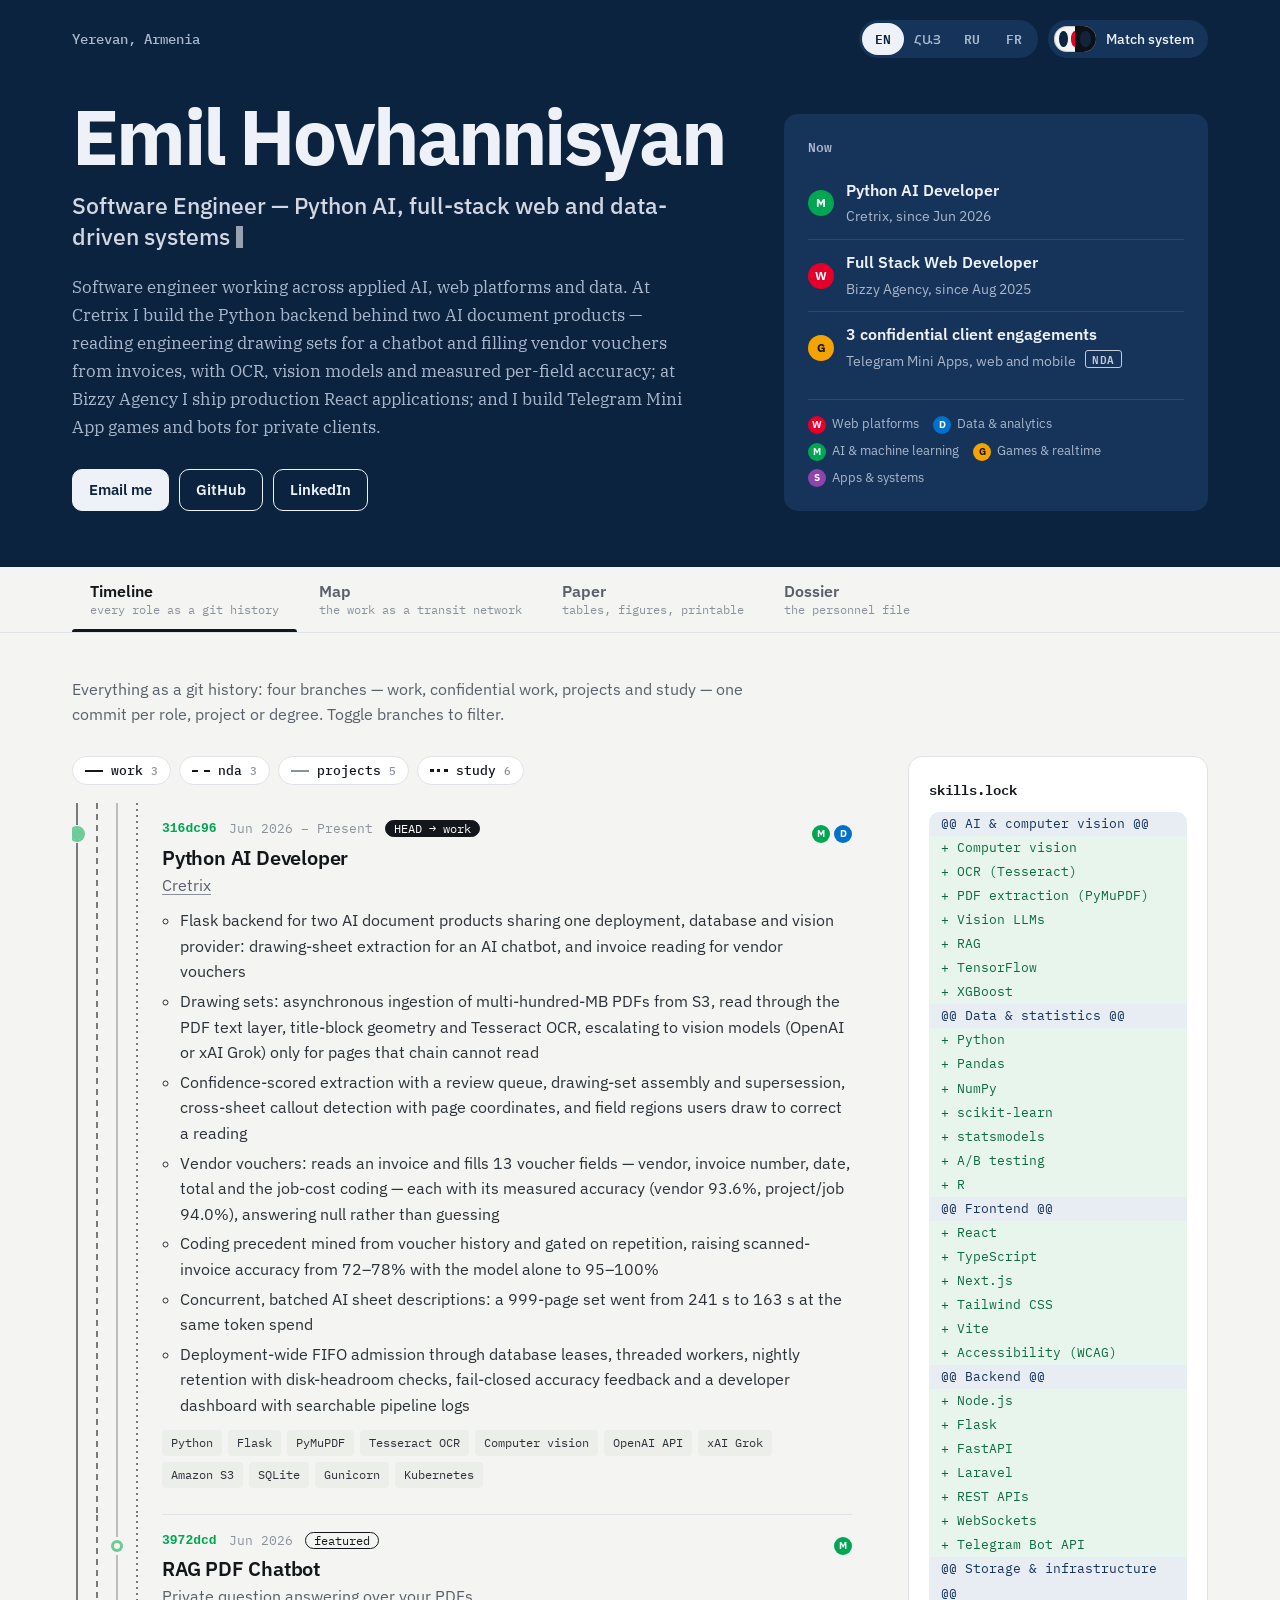
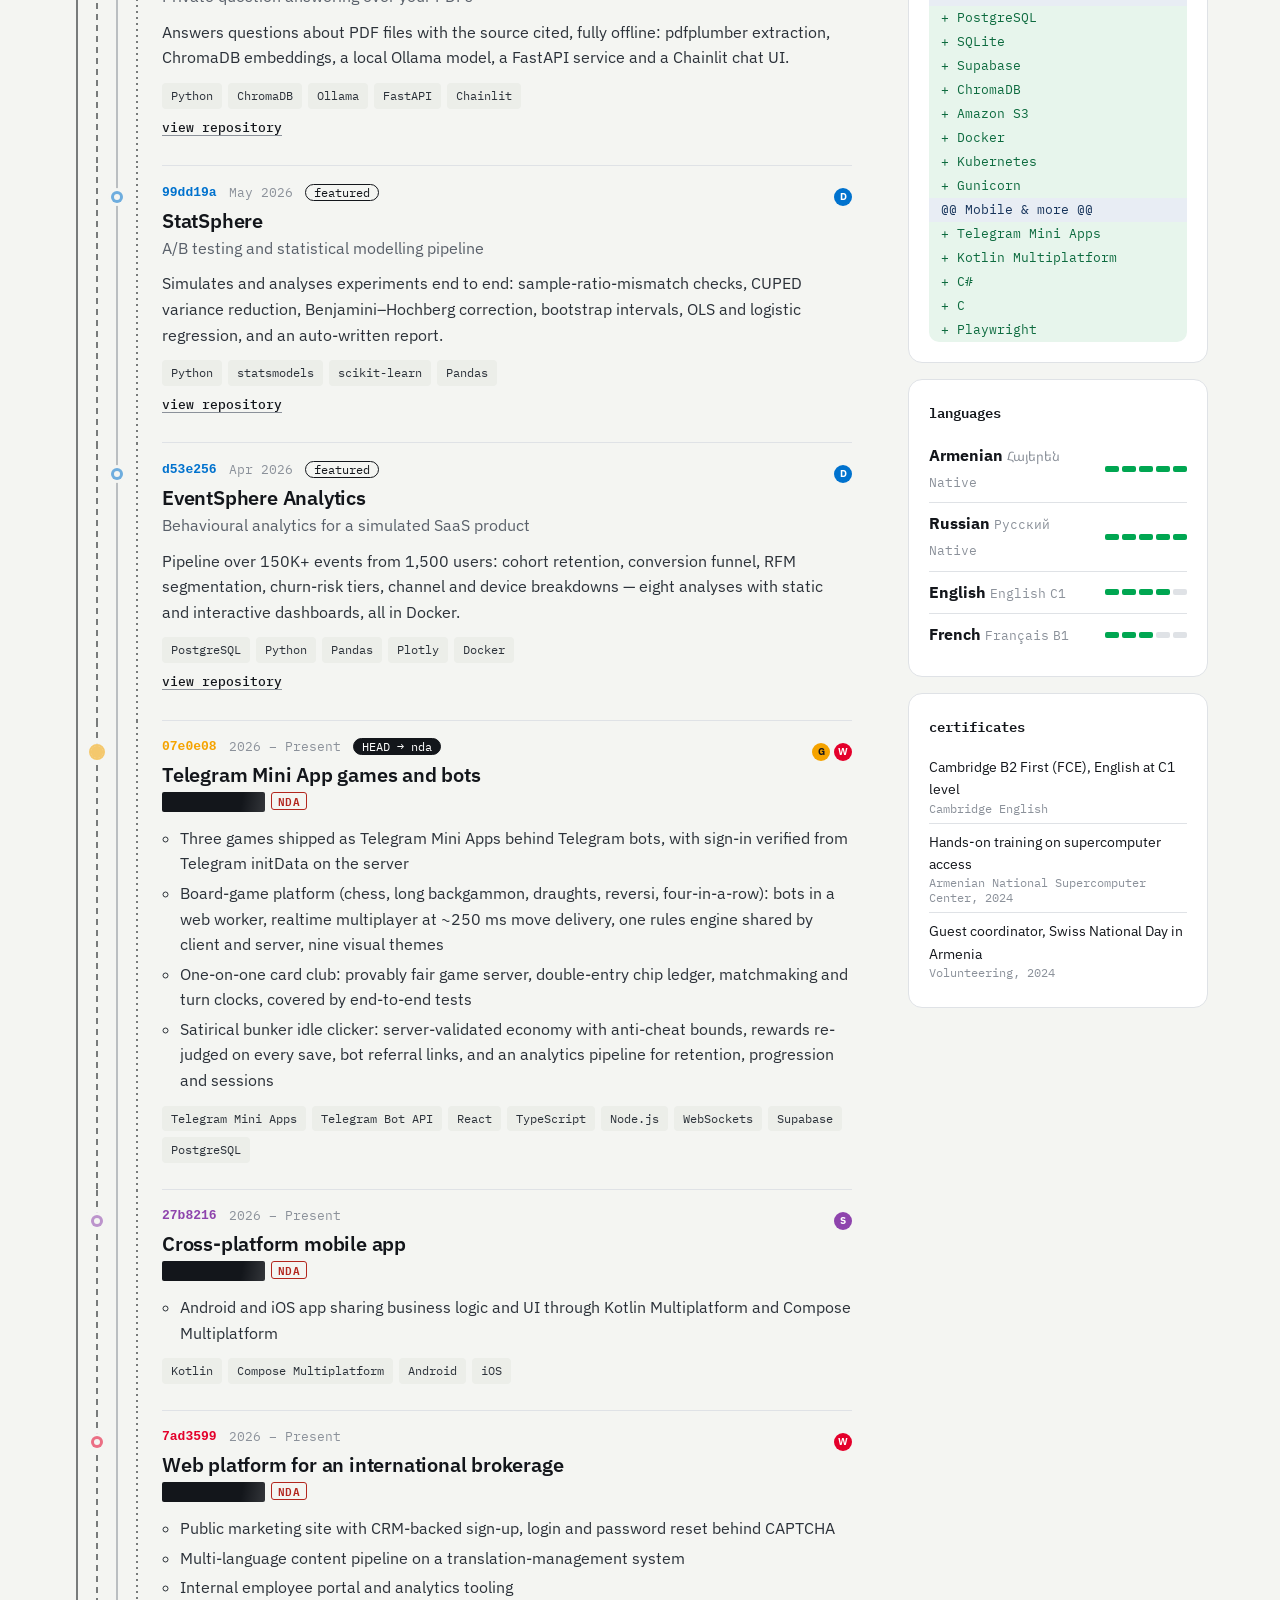
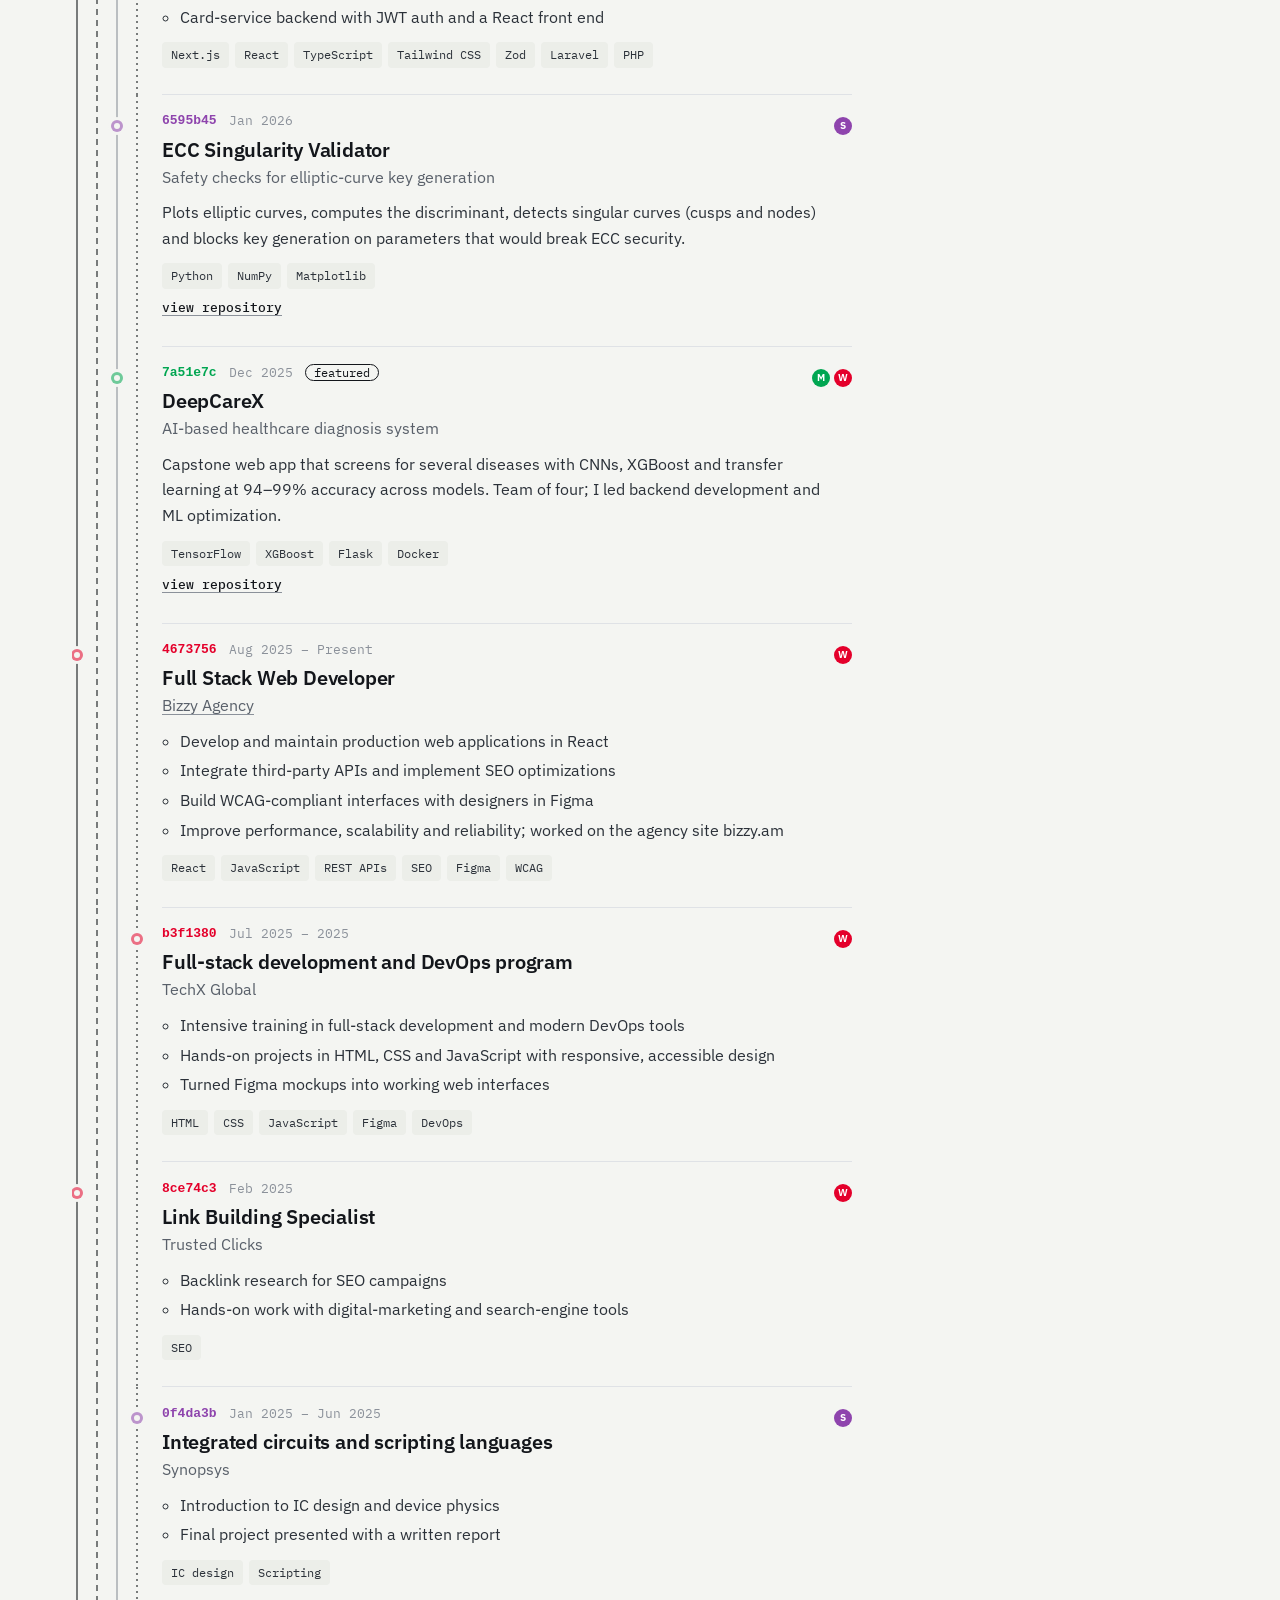
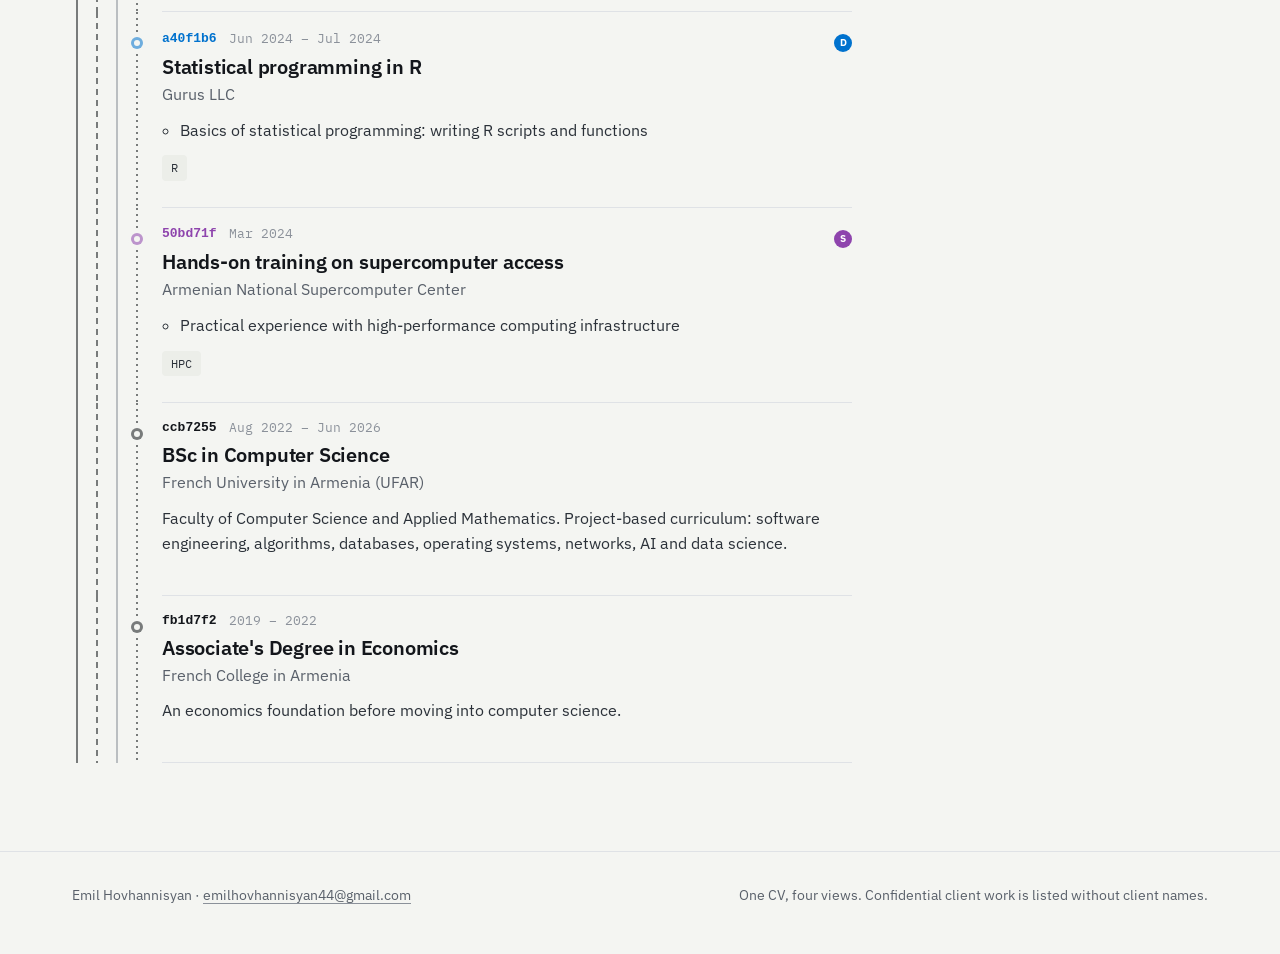
<file: index.html>
<!doctype html>
<html lang="en" data-theme="auto">
  <head>
    <meta charset="utf-8" />
    <meta name="viewport" content="width=device-width, initial-scale=1" />
    <title>Emil Hovhannisyan — Software Engineer</title>
    <meta name="description" content="Emil Hovhannisyan, software engineer in Yerevan: Python AI (computer vision, OCR, RAG), full-stack web platforms and data-driven systems." />
    <meta name="theme-color" content="#0c2340" />
    <meta property="og:title" content="Emil Hovhannisyan — Software Engineer" />
    <meta property="og:description" content="Python AI, full-stack web and data-driven systems. One CV, four views, four languages." />
    <link rel="alternate" hreflang="en" href="https://emilhovh.github.io/?lang=en" />
    <link rel="alternate" hreflang="hy" href="https://emilhovh.github.io/?lang=hy" />
    <link rel="alternate" hreflang="ru" href="https://emilhovh.github.io/?lang=ru" />
    <link rel="alternate" hreflang="fr" href="https://emilhovh.github.io/?lang=fr" />
    <script>
      // the saved theme is applied before anything paints, so the page never flashes the wrong one
      try {
        var saved = localStorage.getItem('cv.theme')
        if (saved) document.documentElement.setAttribute('data-theme', saved)
      } catch (e) {}
    </script>
    <link rel="preconnect" href="https://fonts.googleapis.com" />
    <link rel="preconnect" href="https://fonts.gstatic.com" crossorigin />
    <link href="https://fonts.googleapis.com/css2?family=IBM+Plex+Mono:wght@400;500;600&family=IBM+Plex+Sans:wght@400;500;600;700&family=IBM+Plex+Serif:ital,wght@0,400;0,600;1,400&family=Noto+Sans+Armenian:wght@400;500;600;700&family=Noto+Serif+Armenian:wght@400;600&display=swap" rel="stylesheet" />
    <link rel="stylesheet" href="assets/site.css" />
  </head>
  <body>
    <div id="app"></div>
    <noscript>
      <p style="padding: 24px">Emil Hovhannisyan — Software Engineer, Yerevan. Email emilhovhannisyan44@gmail.com · github.com/emilhovh</p>
    </noscript>
    <script src="content.js"></script>
    <script src="assets/i18n.js"></script>
    <script src="assets/app.js"></script>
  </body>
</html>
</file>
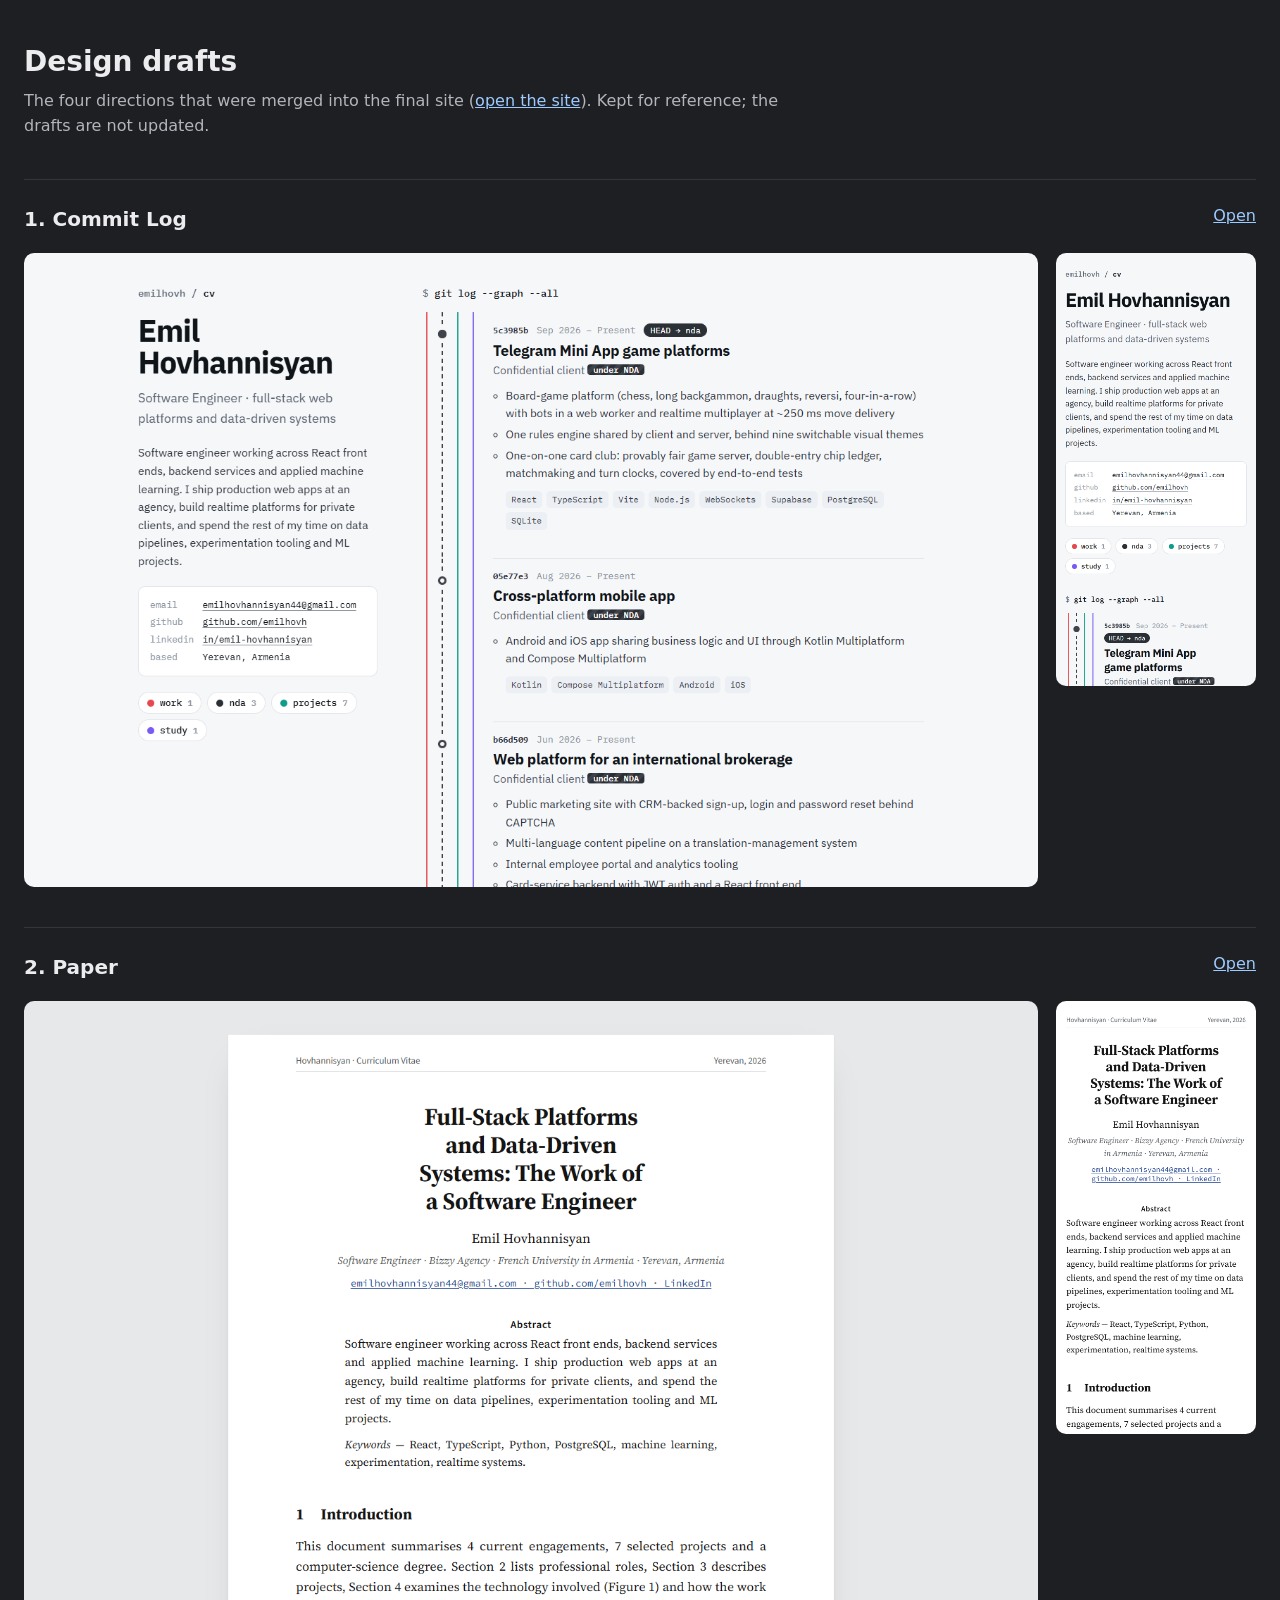
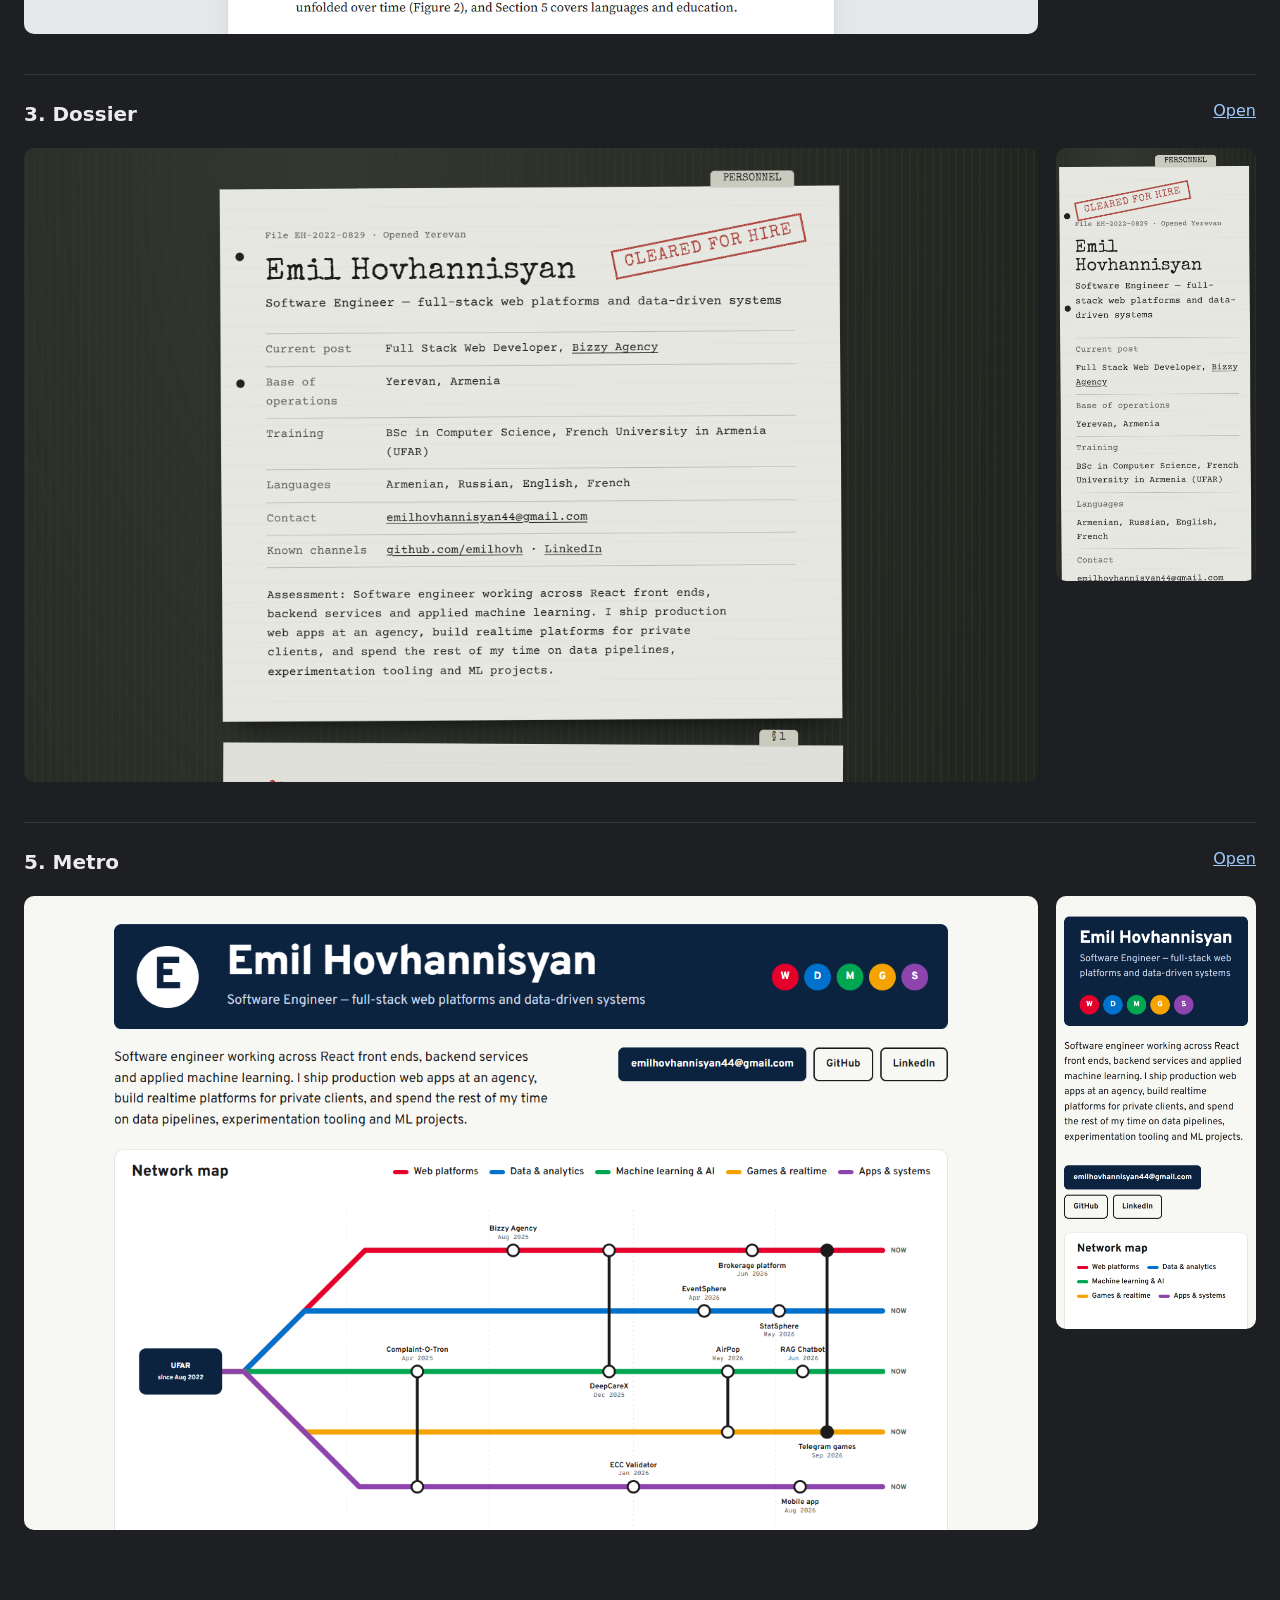
<file: variants/index.html>
<!doctype html>
<html lang="en">
  <head>
    <meta charset="utf-8" />
    <meta name="viewport" content="width=device-width, initial-scale=1" />
    <title>CV site — design drafts</title>
    <meta name="robots" content="noindex" />
    <style>
      html {
        background: #1e1f22;
      }
      body {
        margin: 0;
        color: #ececef;
        font: 16px/1.55 system-ui, -apple-system, 'Segoe UI', sans-serif;
      }
      main {
        max-width: 1240px;
        margin: 0 auto;
        padding: 40px 24px 72px;
        display: flex;
        flex-direction: column;
        gap: 40px;
      }
      h1 {
        margin: 0;
        font-size: 28px;
      }
      p {
        margin: 6px 0 0;
        color: #b4b4bc;
        max-width: 76ch;
      }
      a {
        color: #9ecbff;
      }
      article {
        display: grid;
        grid-template-columns: 1fr 200px;
        gap: 18px;
        padding-top: 24px;
        border-top: 1px solid #34353a;
      }
      article header {
        grid-column: 1 / -1;
        display: flex;
        justify-content: space-between;
        gap: 12px;
        flex-wrap: wrap;
      }
      article h2 {
        margin: 0;
        font-size: 20px;
      }
      img {
        width: 100%;
        height: auto;
        border-radius: 10px;
        display: block;
      }
    </style>
  </head>
  <body>
    <main>
      <header>
        <h1>Design drafts</h1>
        <p>The four directions that were merged into the final site (<a href="../">open the site</a>). Kept for reference; the drafts are not updated.</p>
      </header>
      <article>
        <header><h2>1. Commit Log</h2><a href="1-commit-log/">Open</a></header>
        <img src="../shots/1-commit-log-desktop.png" alt="Commit Log draft on desktop" /><img src="../shots/1-commit-log-mobile.png" alt="Commit Log draft on a phone" />
      </article>
      <article>
        <header><h2>2. Paper</h2><a href="2-paper/">Open</a></header>
        <img src="../shots/2-paper-desktop.png" alt="Paper draft on desktop" /><img src="../shots/2-paper-mobile.png" alt="Paper draft on a phone" />
      </article>
      <article>
        <header><h2>3. Dossier</h2><a href="3-dossier/">Open</a></header>
        <img src="../shots/3-dossier-desktop.png" alt="Dossier draft on desktop" /><img src="../shots/3-dossier-mobile.png" alt="Dossier draft on a phone" />
      </article>
      <article>
        <header><h2>5. Metro</h2><a href="5-metro/">Open</a></header>
        <img src="../shots/5-metro-desktop.png" alt="Metro draft on desktop" /><img src="../shots/5-metro-mobile.png" alt="Metro draft on a phone" />
      </article>
    </main>
  </body>
</html>
</file>
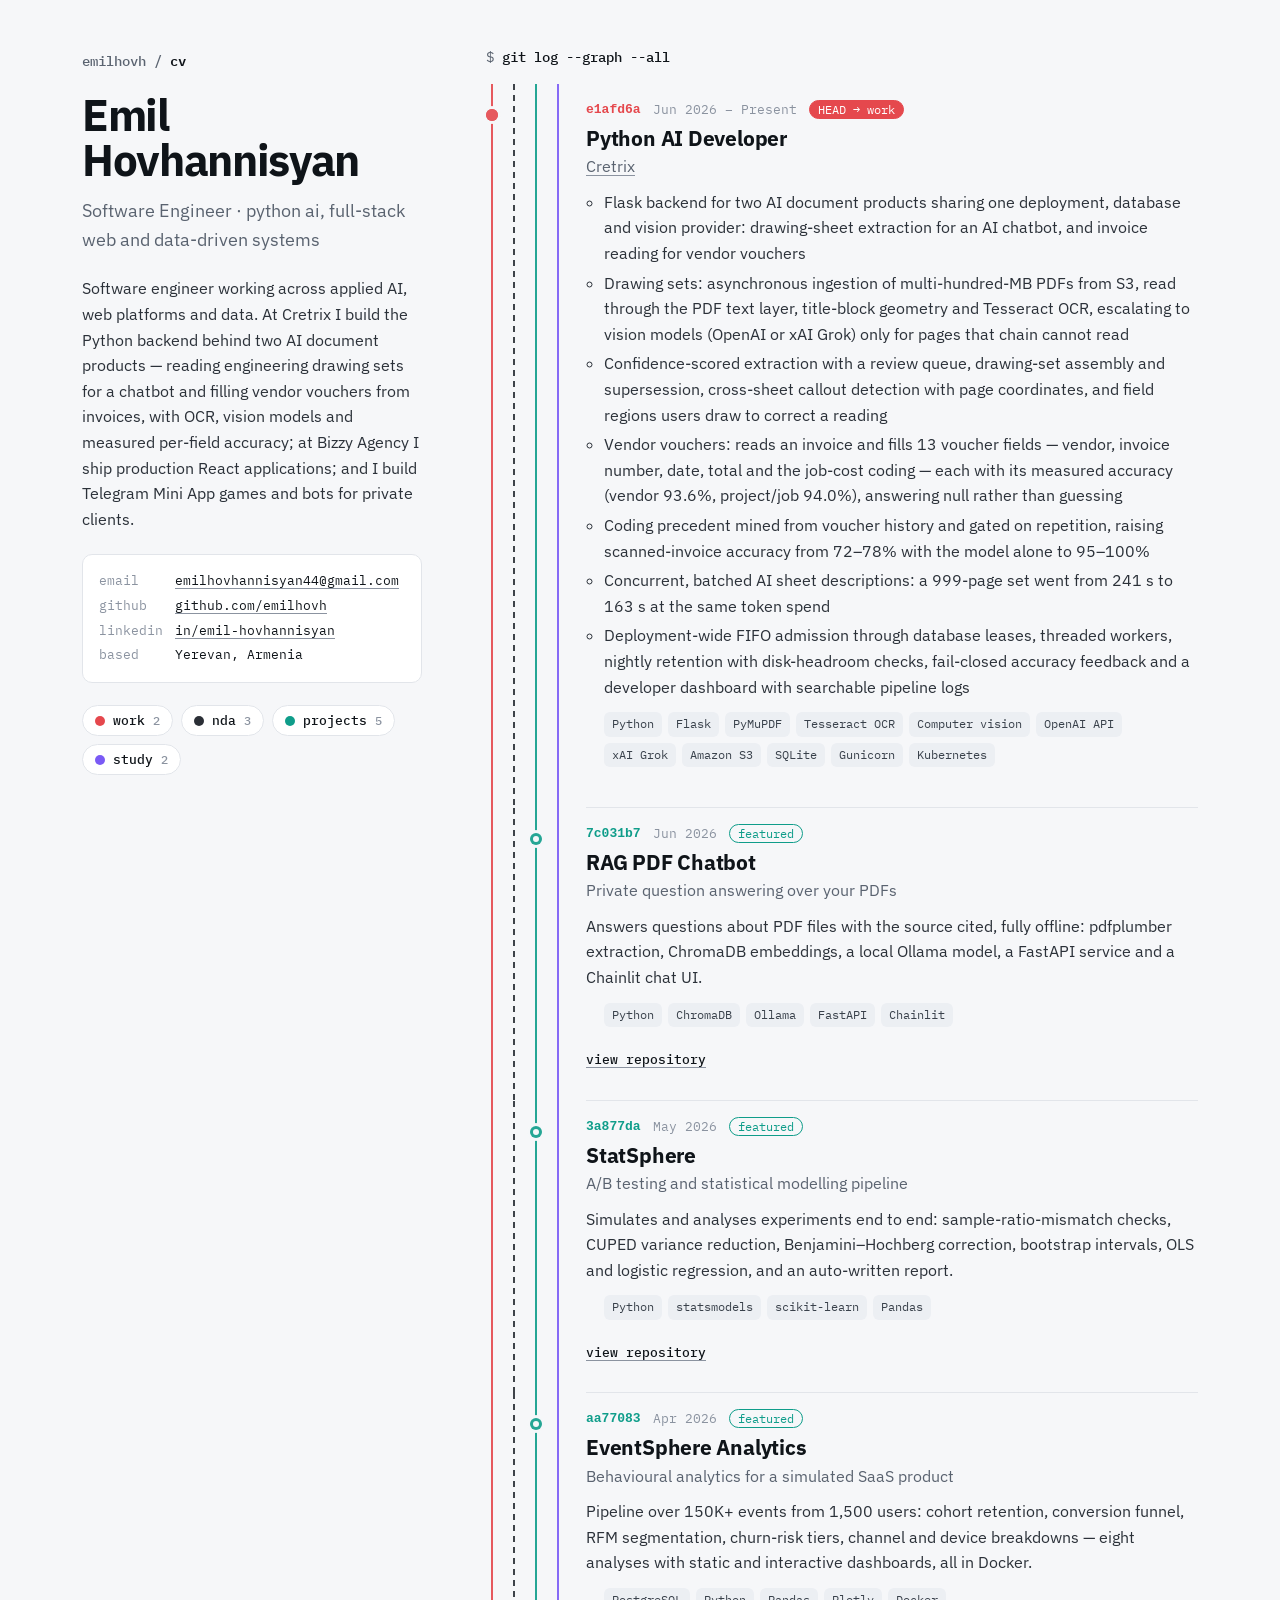
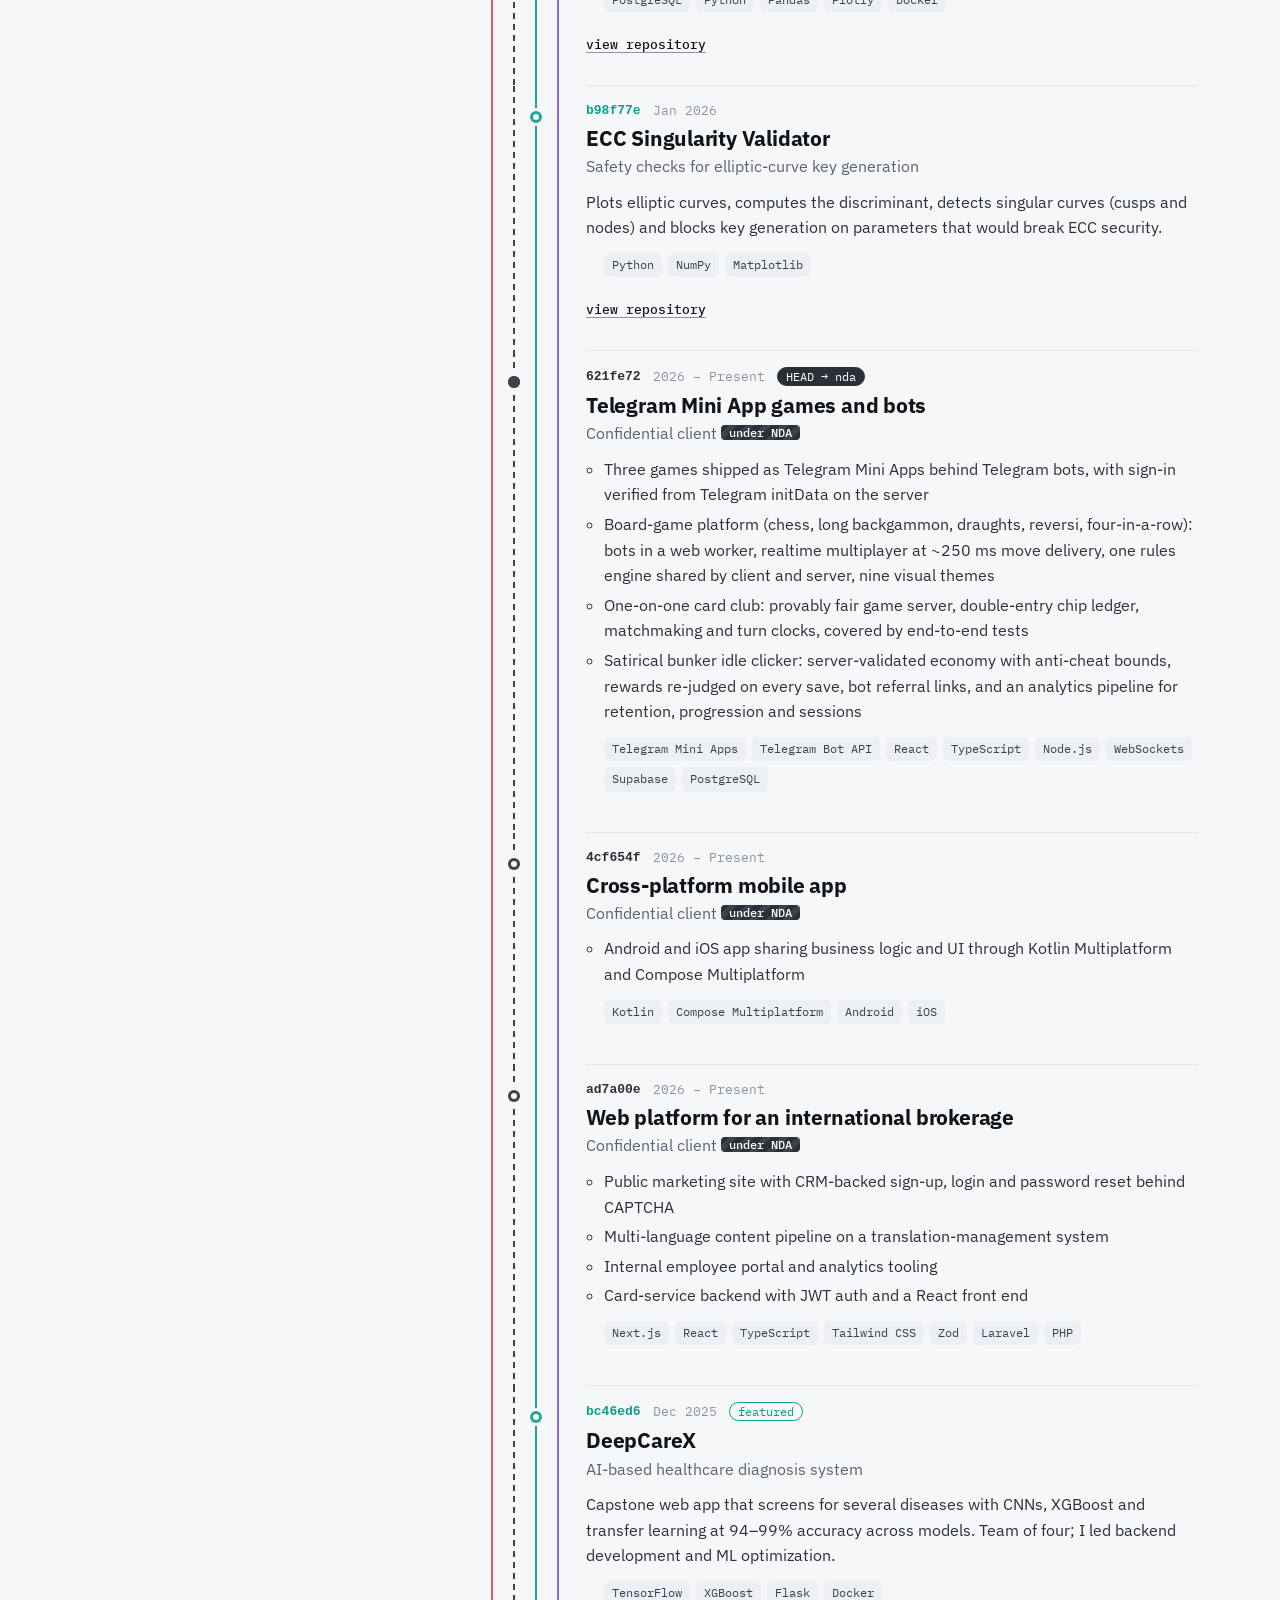
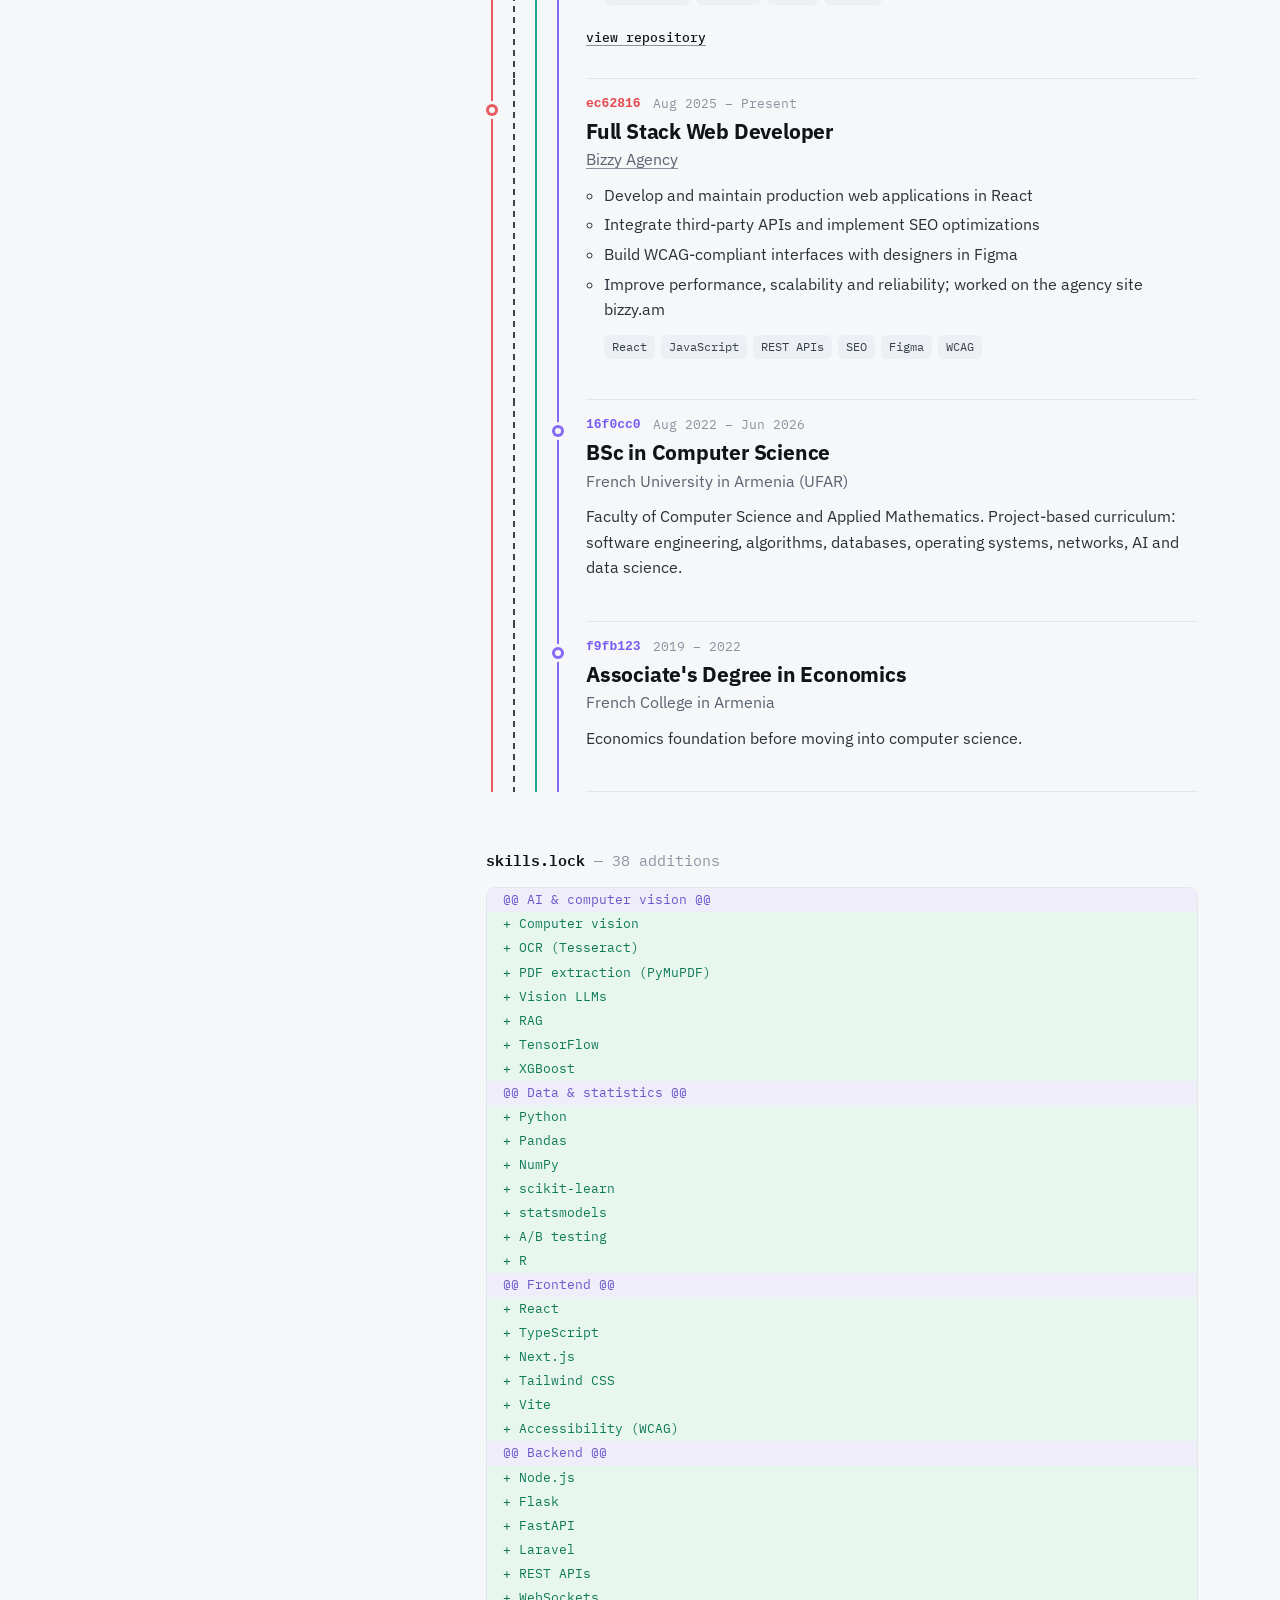
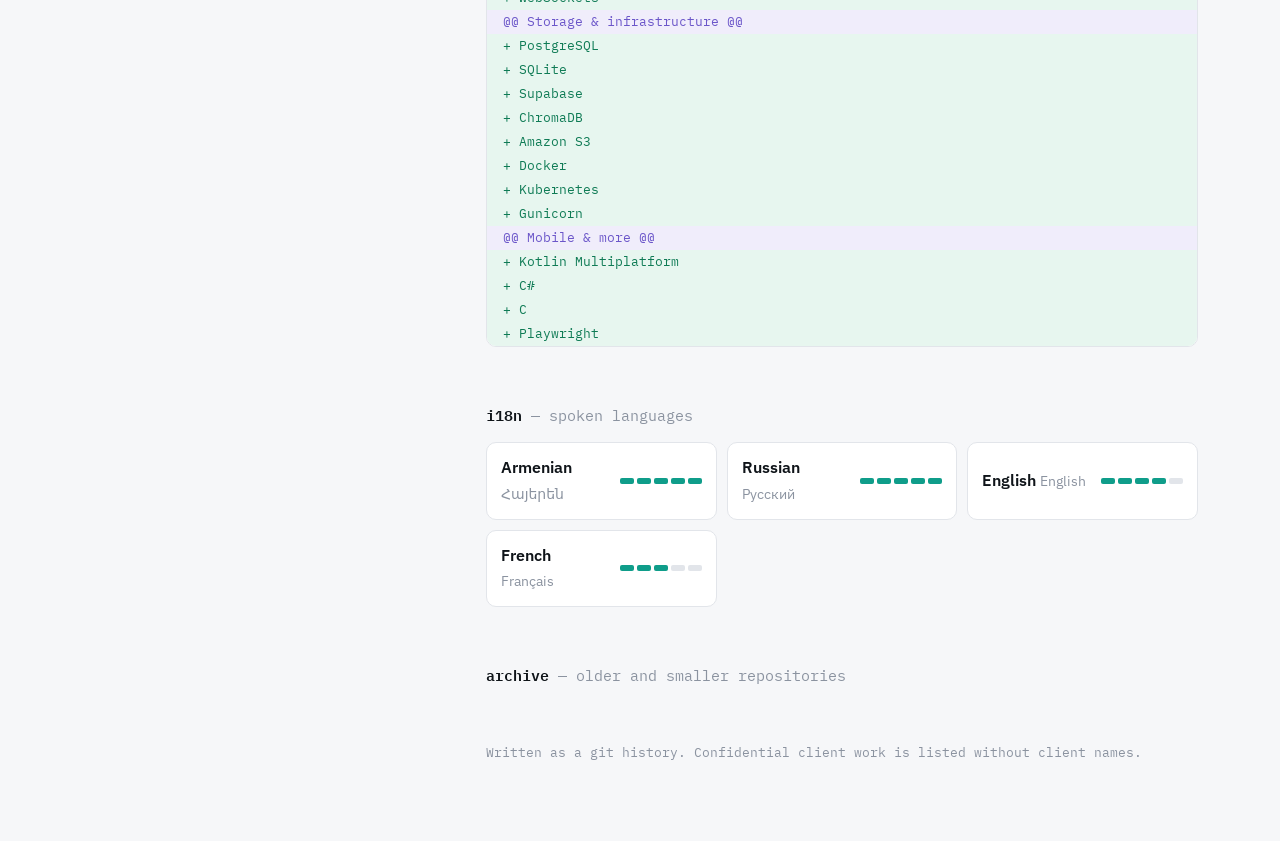
<file: variants/1-commit-log/index.html>
<!doctype html>
<html lang="en">
  <head>
    <meta charset="utf-8" />
    <meta name="viewport" content="width=device-width, initial-scale=1" />
    <title>Emil Hovhannisyan — Software Engineer</title>
    <meta name="description" content="Emil Hovhannisyan, software engineer in Yerevan: full-stack web platforms and data-driven systems." />
    <link rel="preconnect" href="https://fonts.googleapis.com" />
    <link rel="preconnect" href="https://fonts.gstatic.com" crossorigin />
    <link href="https://fonts.googleapis.com/css2?family=IBM+Plex+Mono:wght@400;500;600&family=IBM+Plex+Sans:wght@400;500;600;700&display=swap" rel="stylesheet" />
    <link rel="stylesheet" href="style.css" />
  </head>
  <body>
    <div id="app"></div>
    <script src="../legacy-content.js"></script>
    <script src="script.js"></script>
  </body>
</html>
</file>
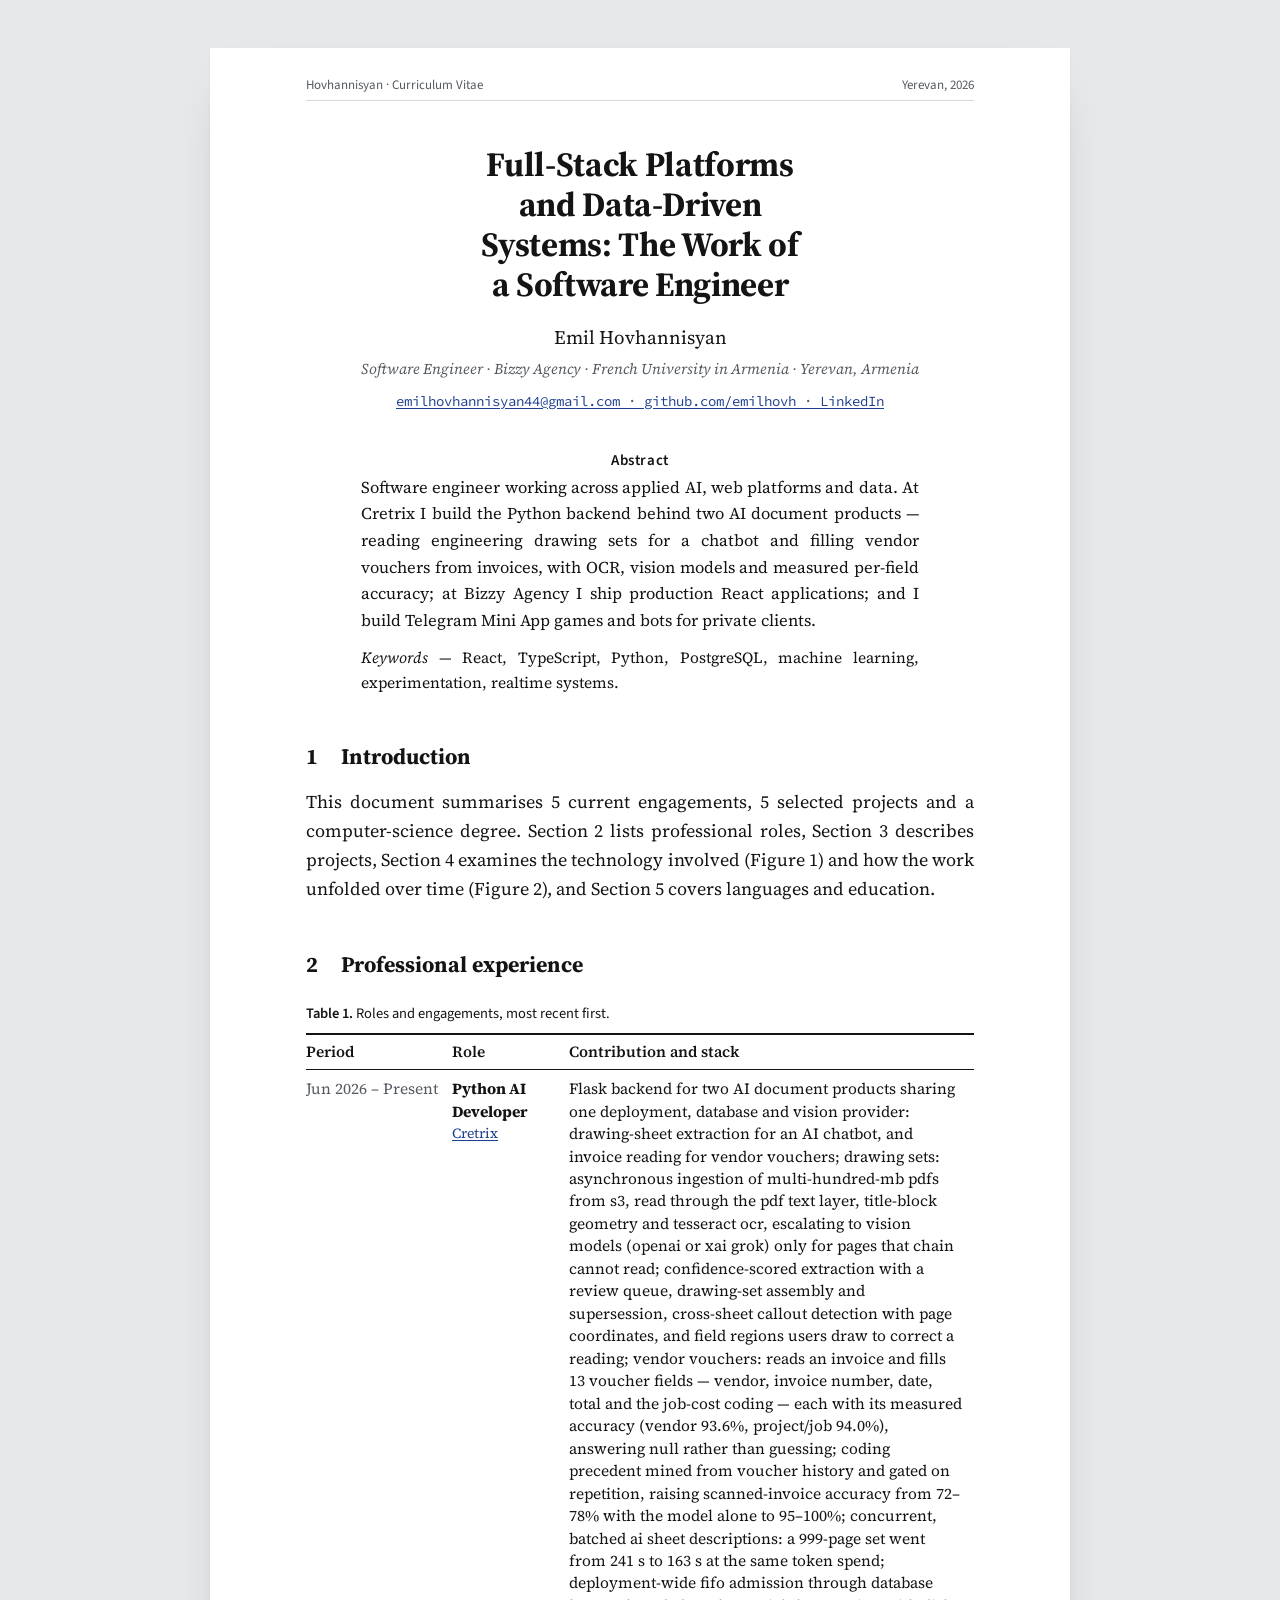
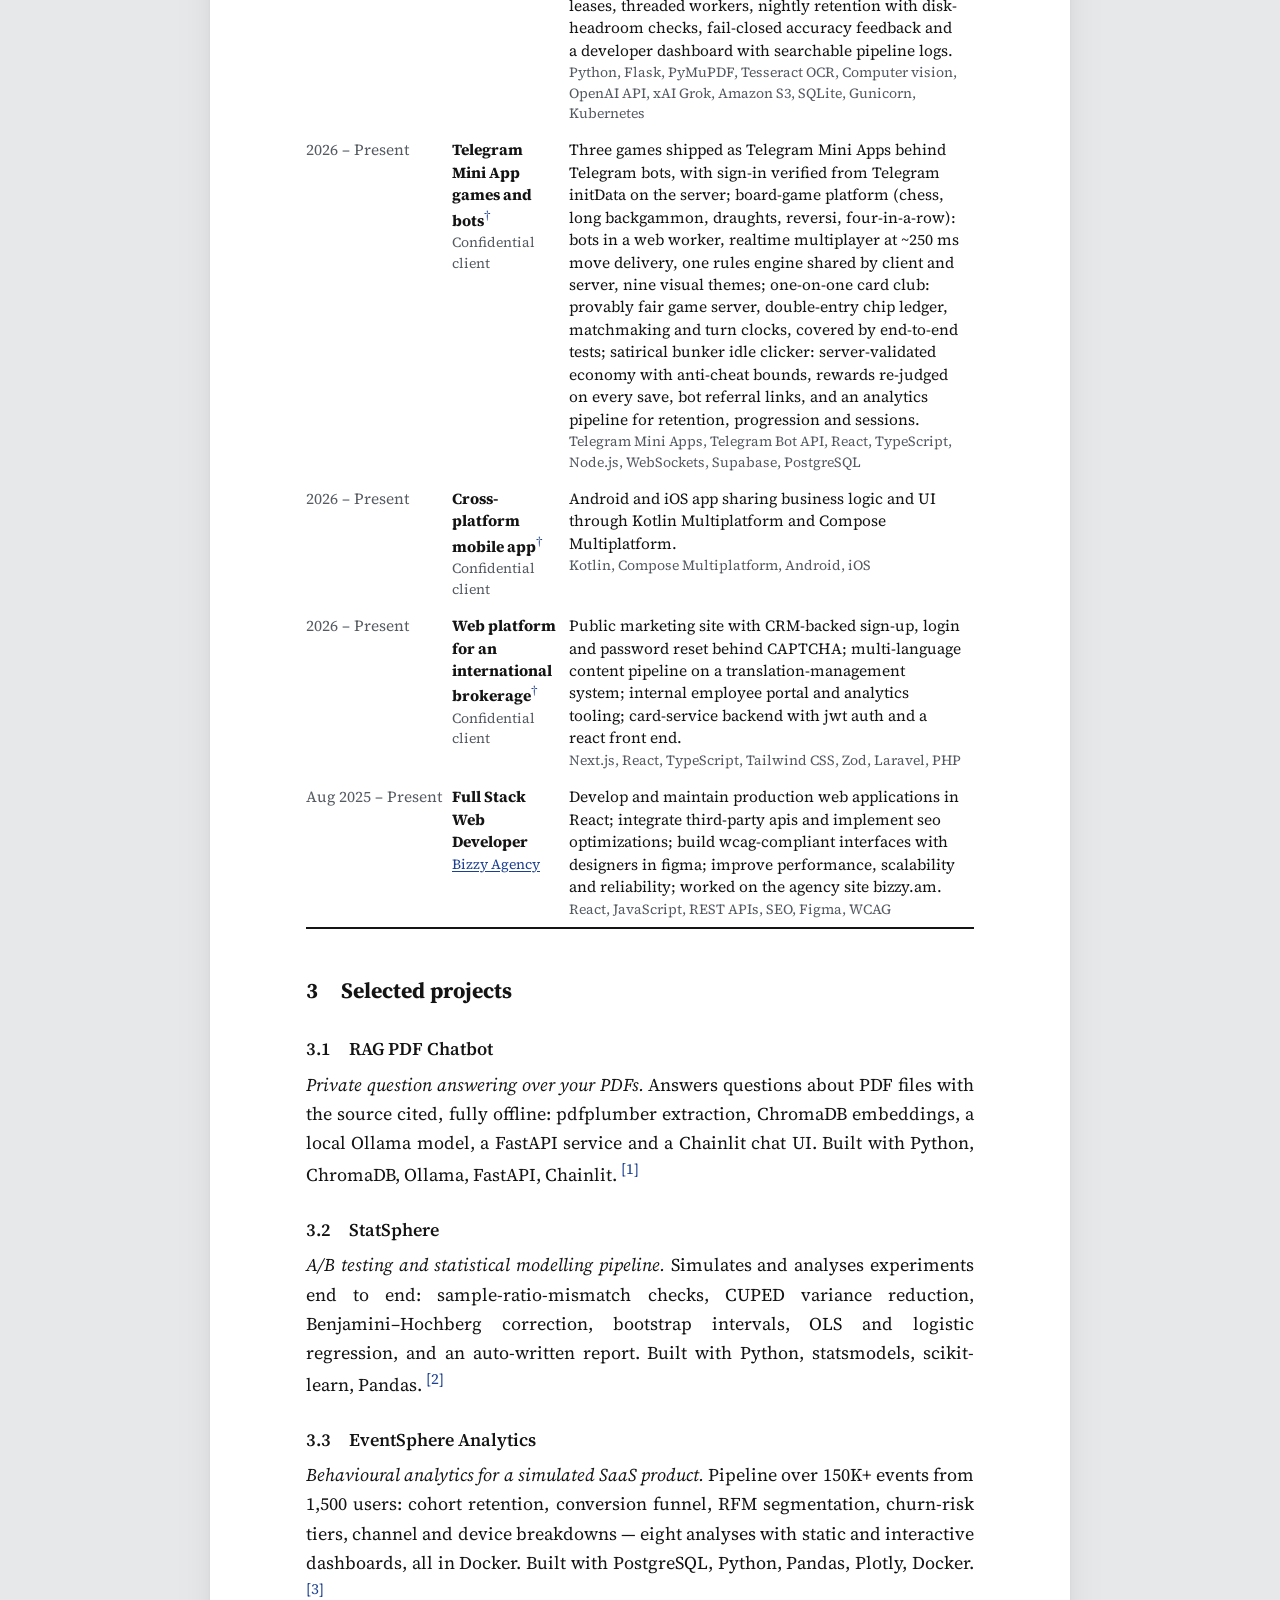
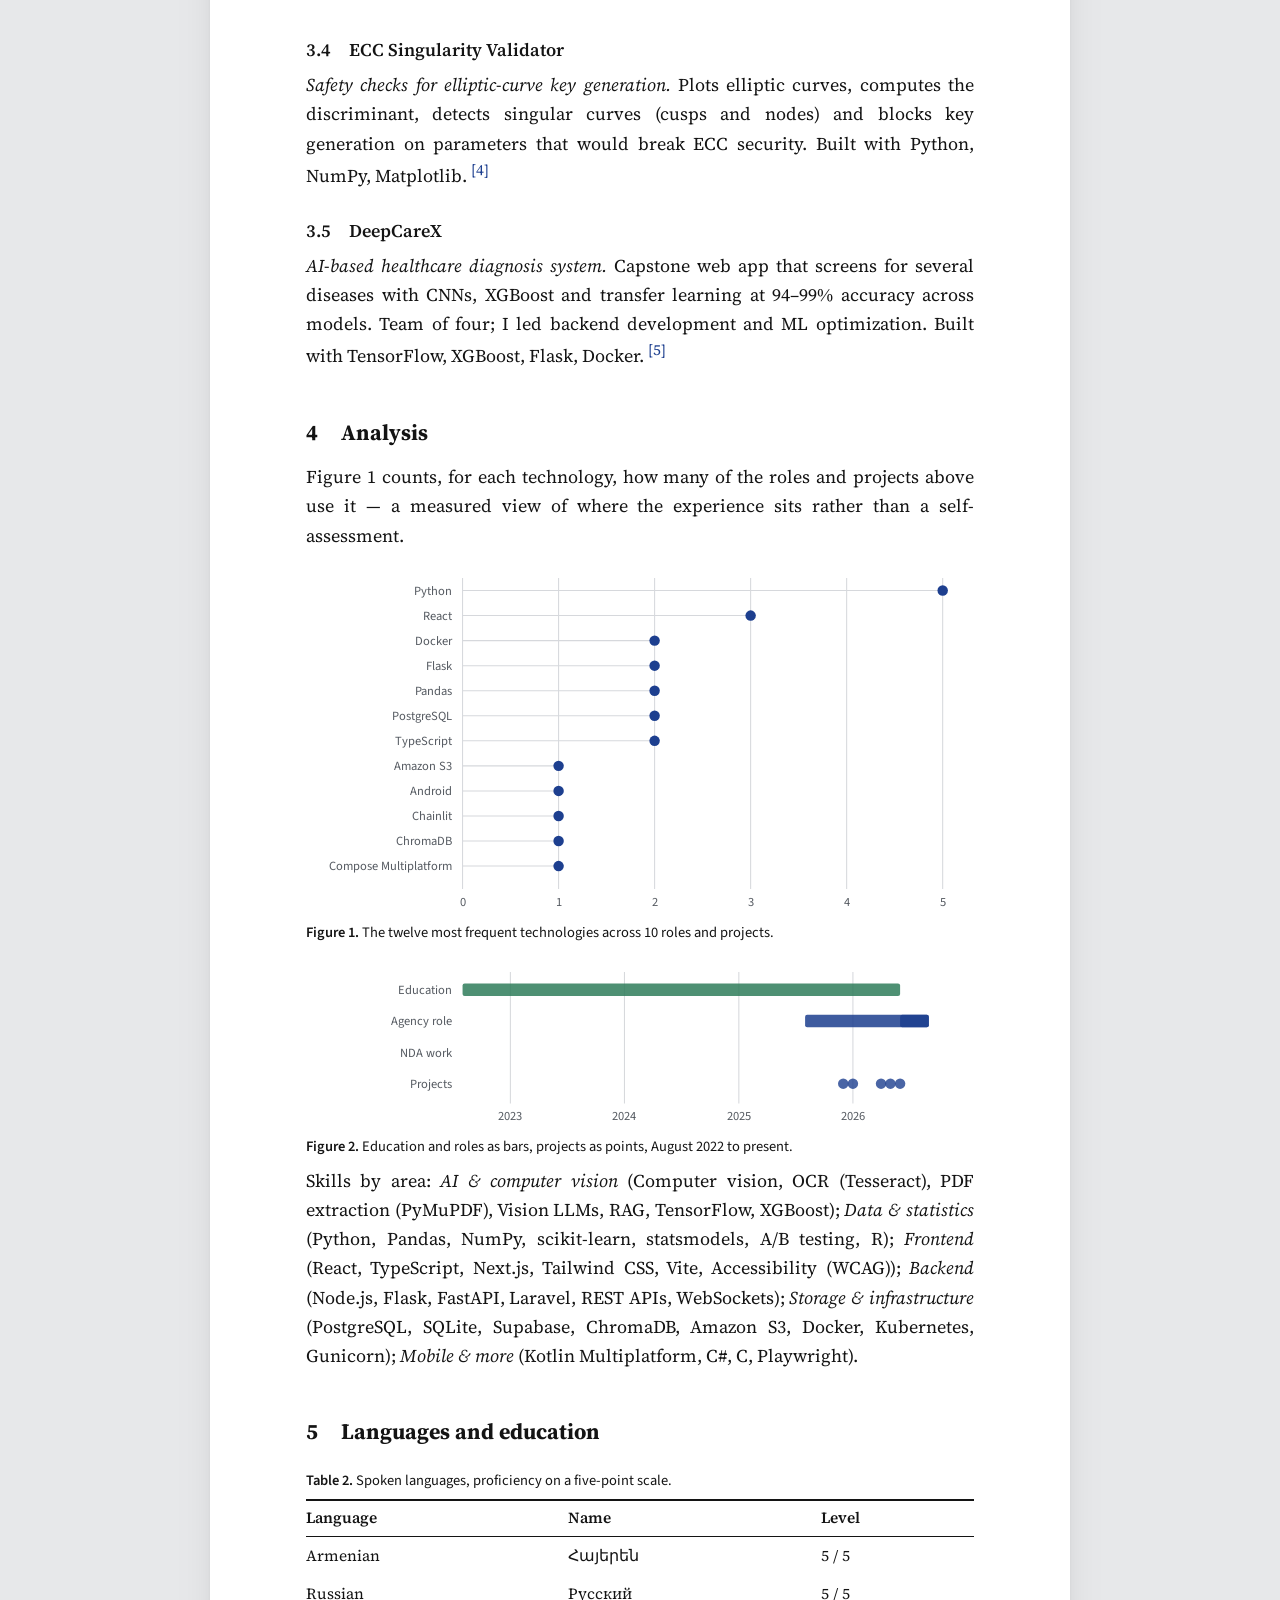
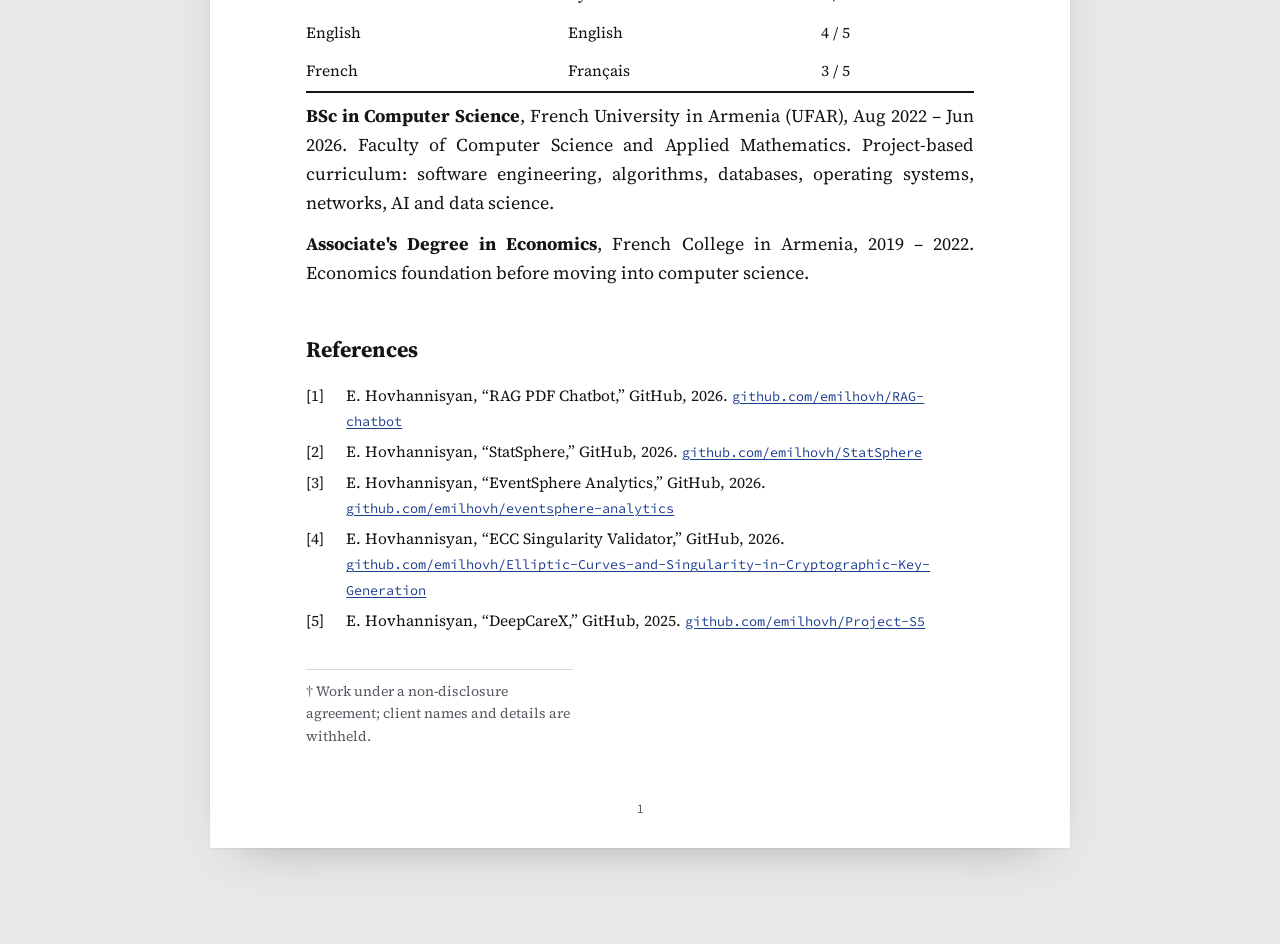
<file: variants/2-paper/index.html>
<!doctype html>
<html lang="en">
  <head>
    <meta charset="utf-8" />
    <meta name="viewport" content="width=device-width, initial-scale=1" />
    <title>Emil Hovhannisyan — Software Engineer</title>
    <meta name="description" content="Emil Hovhannisyan, software engineer in Yerevan: full-stack web platforms and data-driven systems." />
    <link rel="preconnect" href="https://fonts.googleapis.com" />
    <link rel="preconnect" href="https://fonts.gstatic.com" crossorigin />
    <link href="https://fonts.googleapis.com/css2?family=Source+Serif+4:ital,opsz,wght@0,8..60,400;0,8..60,600;0,8..60,700;1,8..60,400&family=Source+Sans+3:wght@400;600&family=Source+Code+Pro:wght@400;500&display=swap" rel="stylesheet" />
    <link rel="stylesheet" href="style.css" />
  </head>
  <body>
    <div id="app"></div>
    <script src="../legacy-content.js"></script>
    <script src="script.js"></script>
  </body>
</html>
</file>
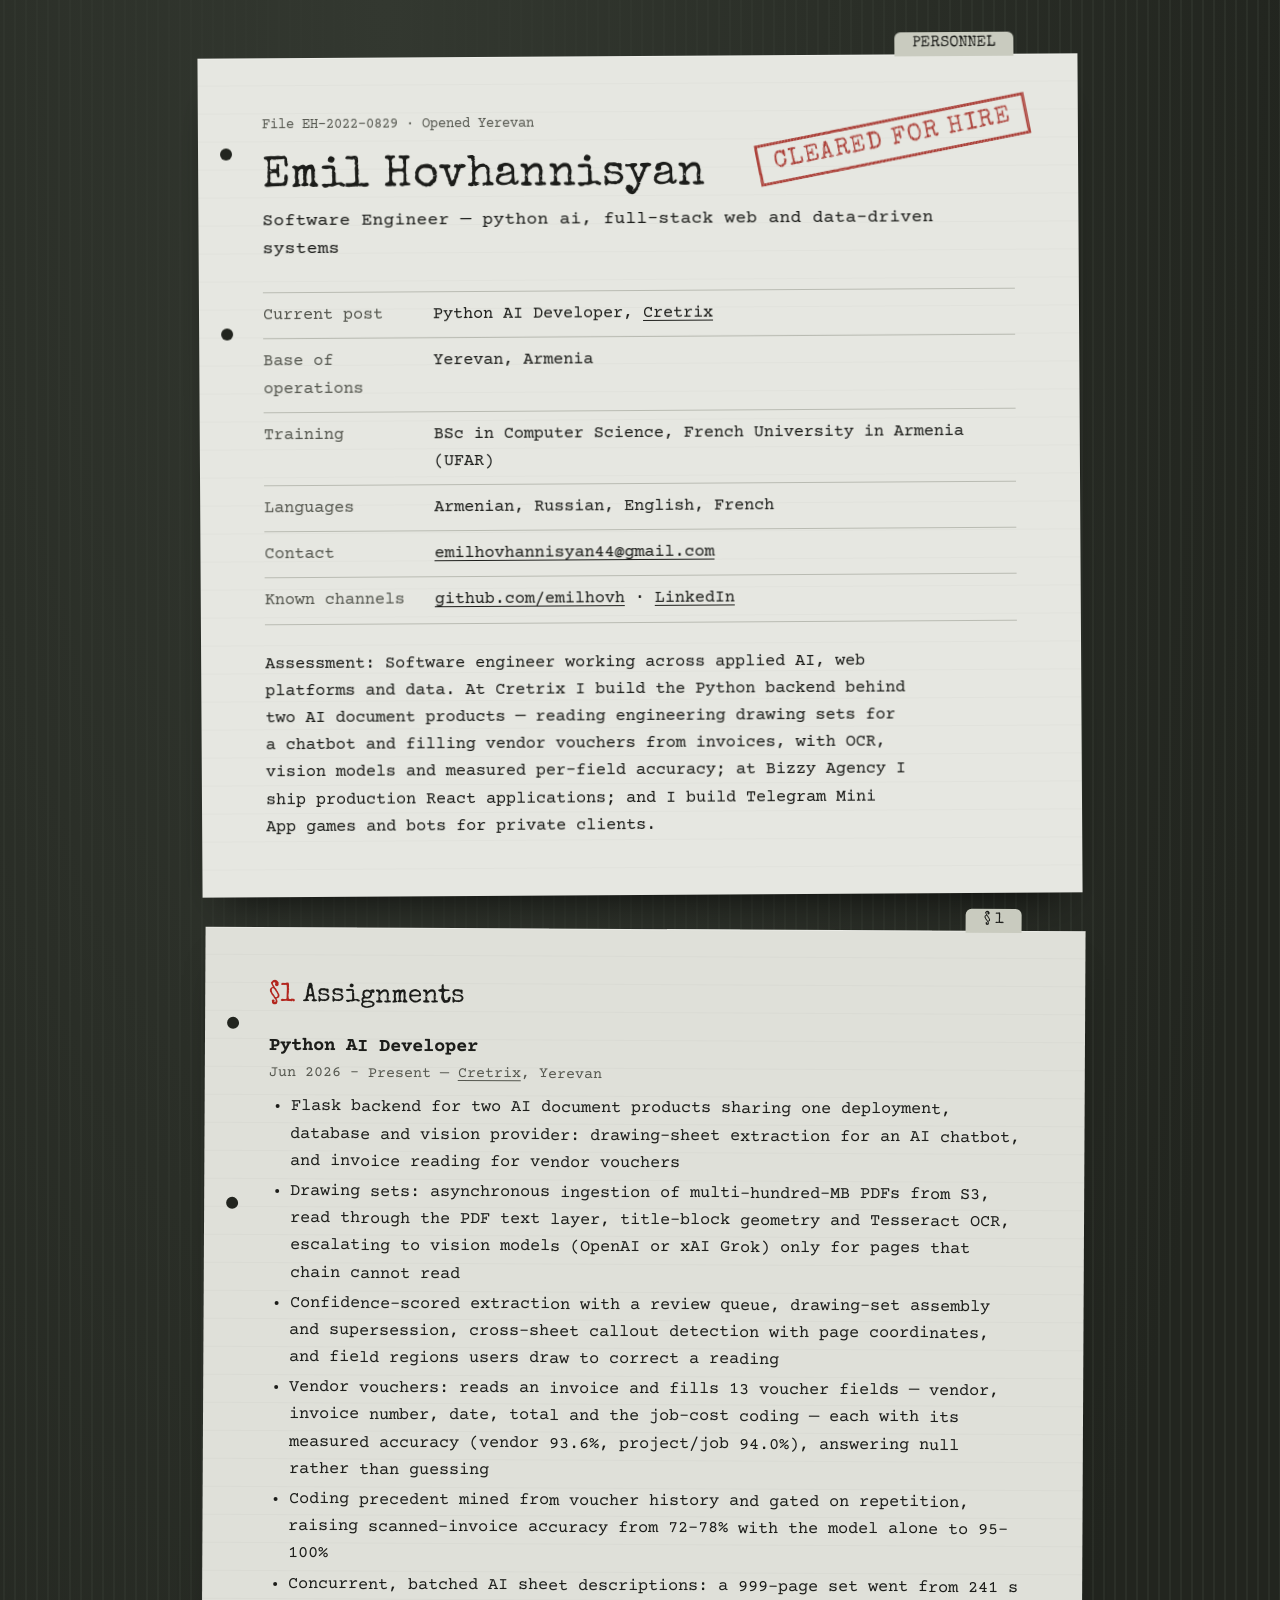
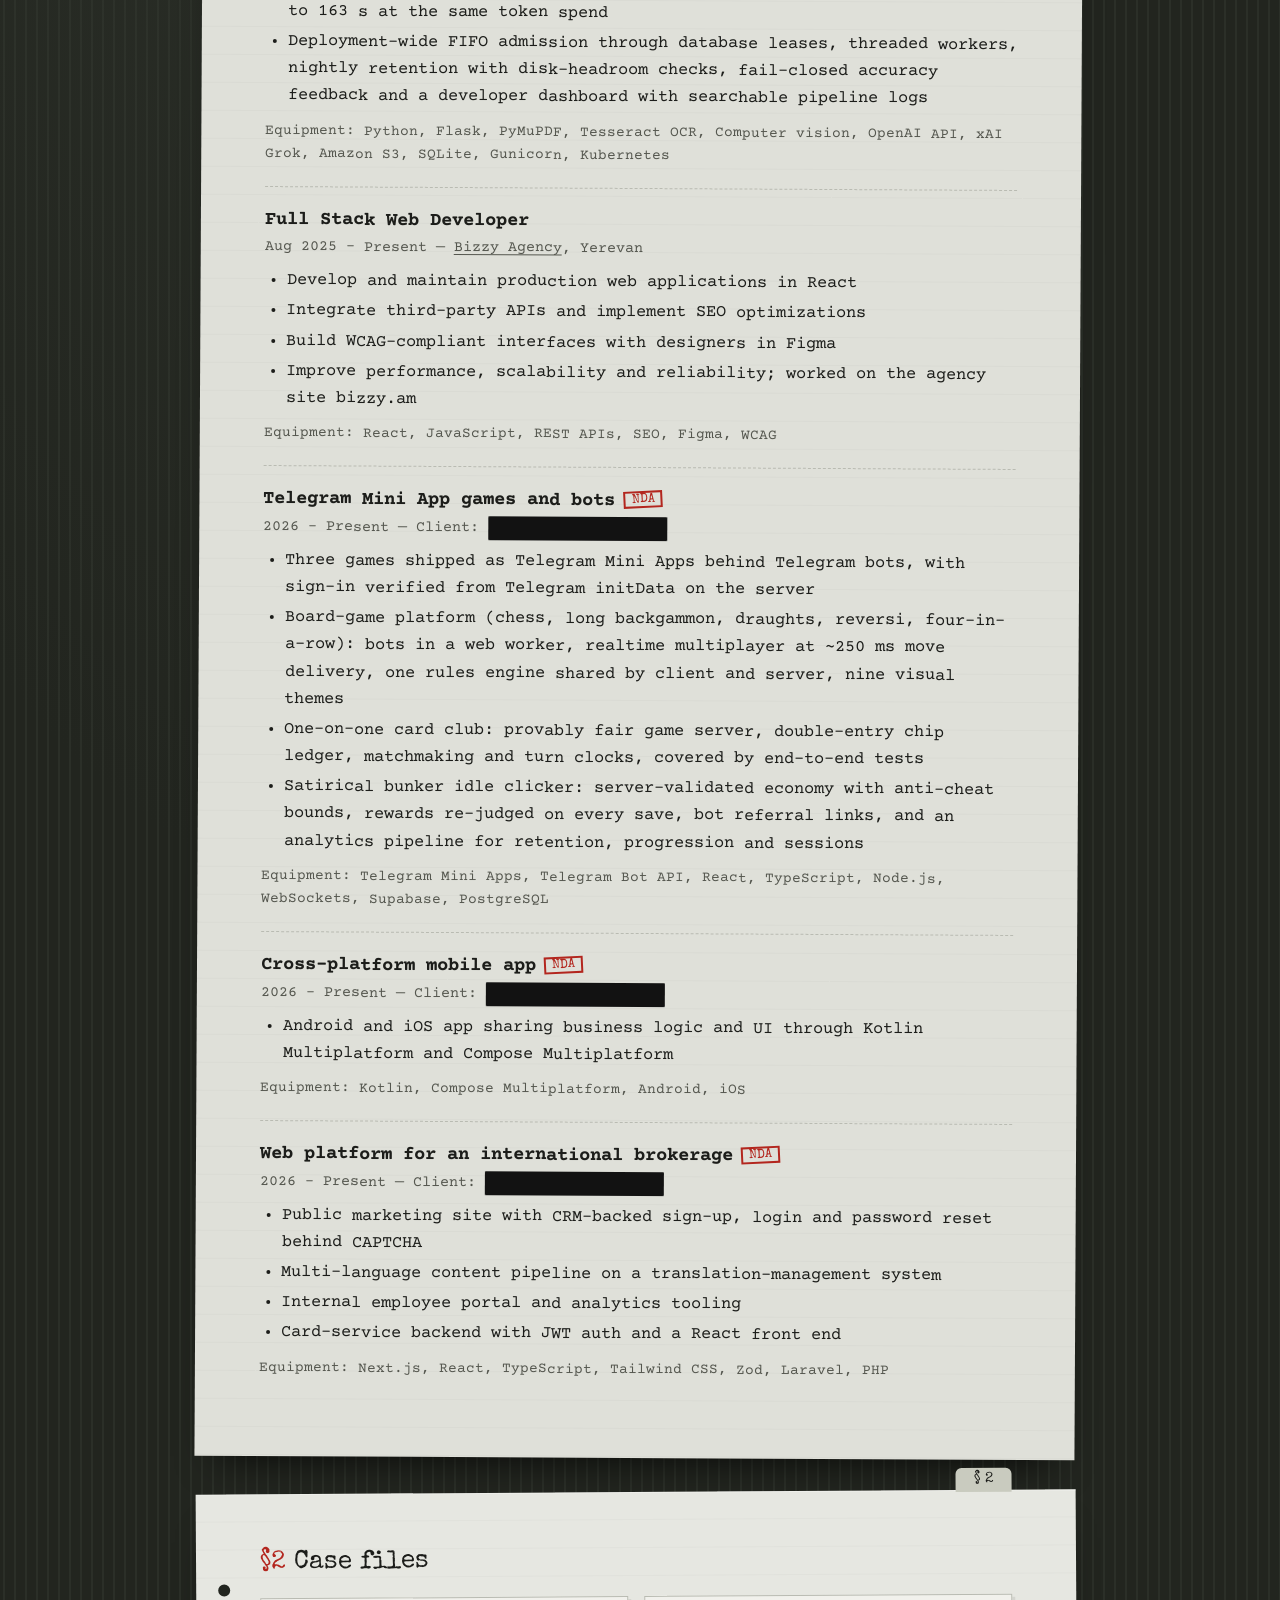
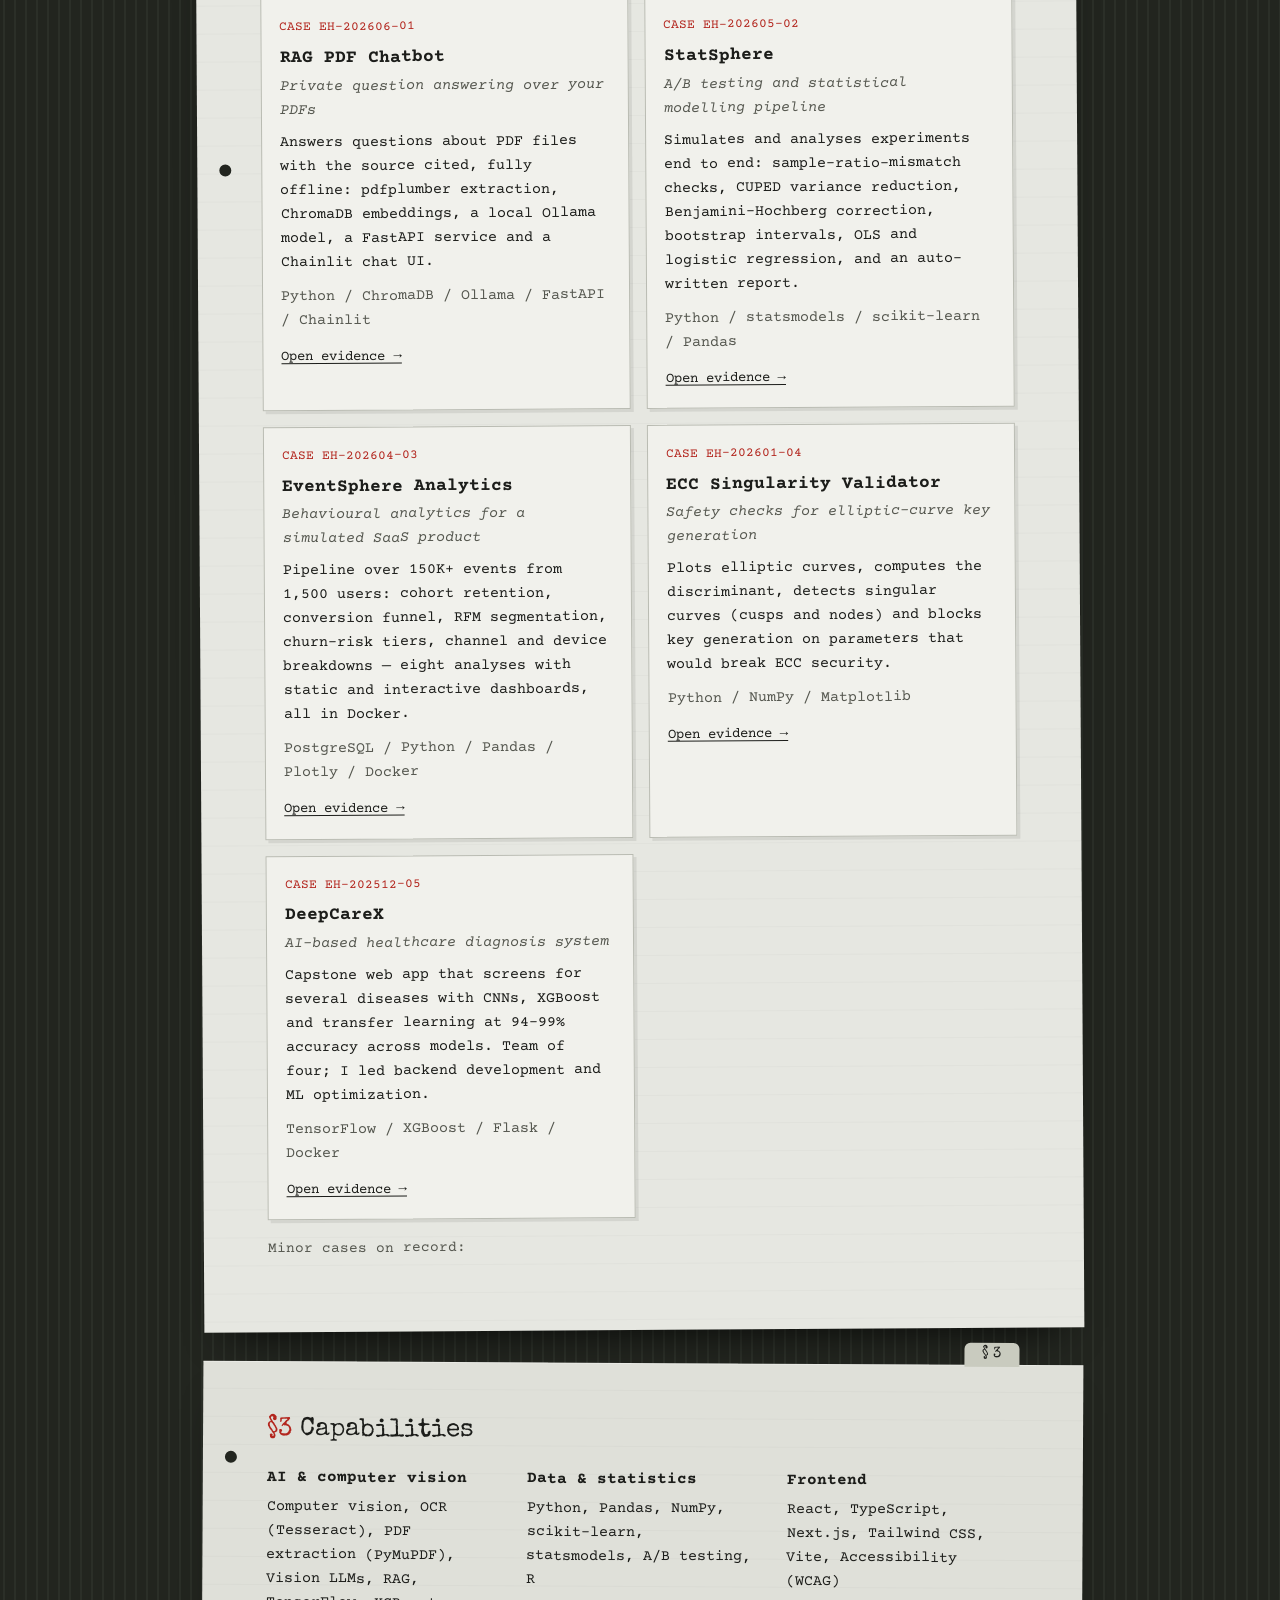
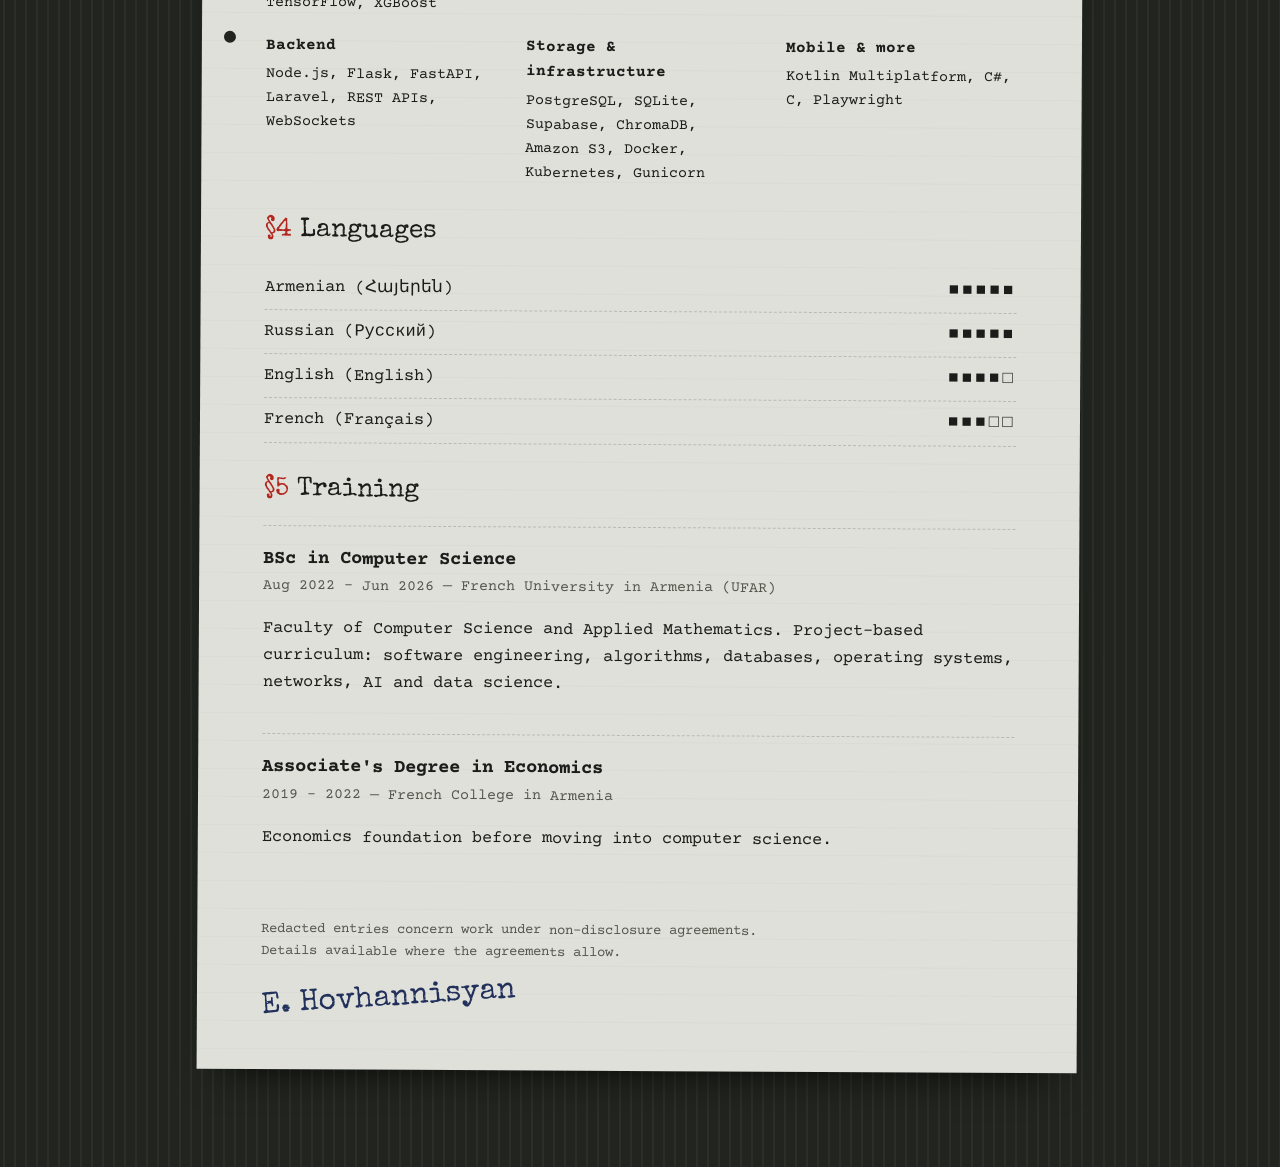
<file: variants/3-dossier/index.html>
<!doctype html>
<html lang="en">
  <head>
    <meta charset="utf-8" />
    <meta name="viewport" content="width=device-width, initial-scale=1" />
    <title>Emil Hovhannisyan — Software Engineer</title>
    <meta name="description" content="Emil Hovhannisyan, software engineer in Yerevan: full-stack web platforms and data-driven systems." />
    <link rel="preconnect" href="https://fonts.googleapis.com" />
    <link rel="preconnect" href="https://fonts.gstatic.com" crossorigin />
    <link href="https://fonts.googleapis.com/css2?family=Courier+Prime:ital,wght@0,400;0,700;1,400&family=Special+Elite&display=swap" rel="stylesheet" />
    <link rel="stylesheet" href="style.css" />
  </head>
  <body>
    <div id="app"></div>
    <script src="../legacy-content.js"></script>
    <script src="script.js"></script>
  </body>
</html>
</file>
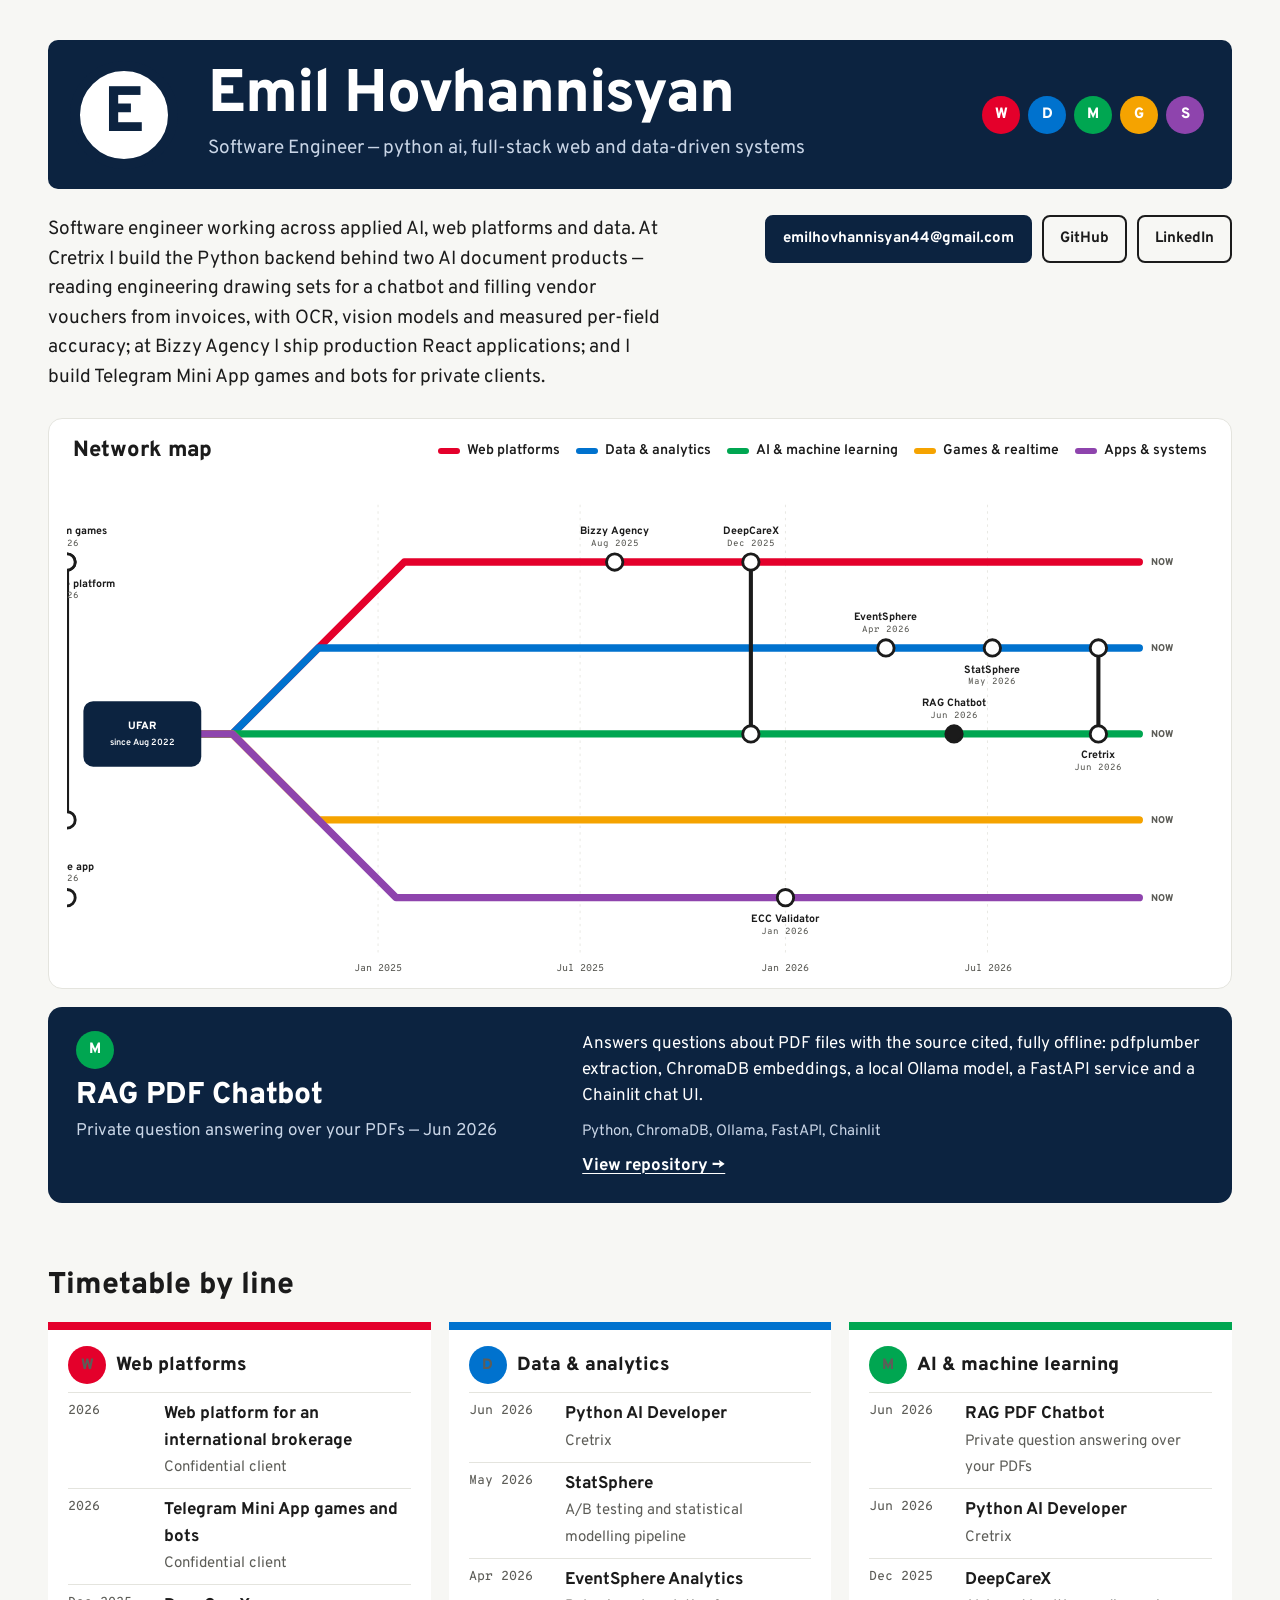
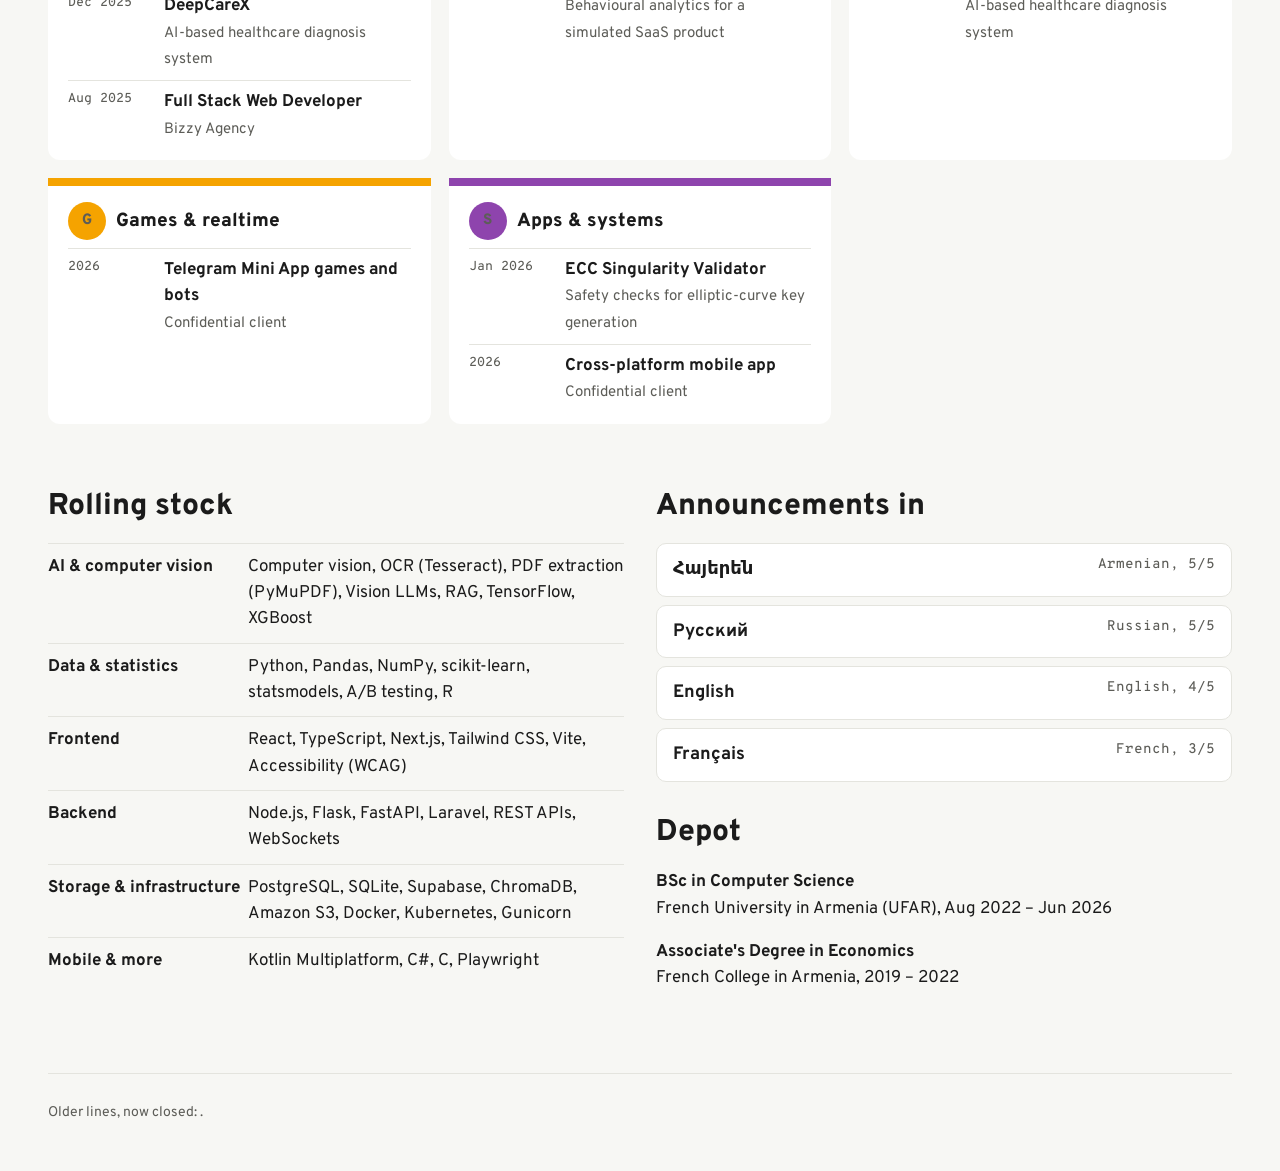
<file: variants/5-metro/index.html>
<!doctype html>
<html lang="en">
  <head>
    <meta charset="utf-8" />
    <meta name="viewport" content="width=device-width, initial-scale=1" />
    <title>Emil Hovhannisyan — Software Engineer</title>
    <meta name="description" content="Emil Hovhannisyan, software engineer in Yerevan: full-stack web platforms and data-driven systems." />
    <link rel="preconnect" href="https://fonts.googleapis.com" />
    <link rel="preconnect" href="https://fonts.gstatic.com" crossorigin />
    <link href="https://fonts.googleapis.com/css2?family=Overpass:wght@400;600;700;800&family=Overpass+Mono:wght@500&display=swap" rel="stylesheet" />
    <link rel="stylesheet" href="style.css" />
  </head>
  <body>
    <div id="app"></div>
    <script src="../legacy-content.js"></script>
    <script src="script.js"></script>
  </body>
</html>
</file>
<file: assets/site.css>
/*
 * One design system, four views, six themes.
 *
 * Type: IBM Plex in three voices — Sans for the interface, Serif for long reading, Mono for dates
 * and data — with Noto Armenian filling in the Armenian letters Plex does not have.
 * Colour: every colour is a token. A theme redefines the tokens and nothing else, so each view,
 * the map, the figures and the stamp follow it without theme-specific rules.
 */

/* ---------- themes ---------- */

:root,
[data-theme='daylight'] {
  color-scheme: light;
  --ground: #f4f5f2;
  --ground-image: none;
  --surface: #ffffff;
  --surface-2: #eceee9;
  --ink: #13161b;
  --ink-2: #2b3139;
  --muted: #59606a;
  --faint: #8b919a;
  --line: #dfe2e6;
  --plate: #0c2340;
  --plate-2: #16335a;
  --plate-ink: #eef2f8;
  --plate-muted: #a9b8cc;
  --stamp: #b3261e;
  --stamp-blend: multiply;
  --redact: #13161b;
  --focus: #0072ce;
  --views-bg: rgba(244, 245, 242, 0.94);
  --fig-ink: #0c2340;
  --fig-grid: #c9ced6;
  --diff-hunk-bg: #e8edf4;
  --diff-hunk-ink: #16335a;
  --diff-add-bg: #e7f5ec;
  --diff-add-ink: #0d6b3f;
  --rule-line: rgba(19, 22, 27, 0.035);
  --signature: #16335a;
  --chip-border: transparent;
  --paper-shadow: 0 1px 2px rgba(0, 0, 0, 0.05), 0 24px 50px -32px rgba(0, 0, 0, 0.35);
  --d-web: #e4002b;
  --d-data: #0072ce;
  --d-ml: #00a651;
  --d-games: #f5a300;
  --d-systems: #8e44ad;
  --badge-ink: #ffffff;
  --badge-games-ink: #13161b;
}

[data-theme='night'] {
  color-scheme: dark;
  --ground: #0d1117;
  --ground-image: none;
  --surface: #151b23;
  --surface-2: #1e2631;
  --ink: #e6edf3;
  --ink-2: #c9d1d9;
  --muted: #9ba6b2;
  --faint: #6e7781;
  --line: #2a323c;
  --plate: #13233c;
  --plate-2: #1b3050;
  --plate-ink: #eef2f8;
  --plate-muted: #9fb3cc;
  --stamp: #ff7b72;
  --stamp-blend: normal;
  --redact: #000000;
  --focus: #4aa3ff;
  --views-bg: rgba(13, 17, 23, 0.92);
  --fig-ink: #9fc2ff;
  --fig-grid: #3a4450;
  --diff-hunk-bg: #1c2a40;
  --diff-hunk-ink: #9fc2ff;
  --diff-add-bg: #13291f;
  --diff-add-ink: #7ee2a8;
  --rule-line: rgba(230, 237, 243, 0.035);
  --signature: #9fc2ff;
  --chip-border: transparent;
  --paper-shadow: 0 24px 50px -30px rgba(0, 0, 0, 0.8);
  --d-web: #ff5c7a;
  --d-data: #4aa3ff;
  --d-ml: #3ddc84;
  --d-games: #ffbe3d;
  --d-systems: #c08bf0;
  --badge-ink: #0d1117;
  --badge-games-ink: #0d1117;
}

[data-theme='blueprint'] {
  color-scheme: dark;
  --ground: #0b3a63;
  --ground-image:
    linear-gradient(rgba(238, 246, 255, 0.06) 1px, transparent 1px),
    linear-gradient(90deg, rgba(238, 246, 255, 0.06) 1px, transparent 1px);
  --surface: #0f4675;
  --surface-2: #145487;
  --ink: #eef6ff;
  --ink-2: #d4e6f8;
  --muted: #a9c9e8;
  --faint: #7aa6d0;
  --line: #2f6a9c;
  --plate: #06243f;
  --plate-2: #0a3155;
  --plate-ink: #ffffff;
  --plate-muted: #a9c9e8;
  --stamp: #ffd166;
  --stamp-blend: normal;
  --redact: #03182b;
  --focus: #ffd166;
  --views-bg: rgba(11, 58, 99, 0.93);
  --fig-ink: #ffd166;
  --fig-grid: #3b76a8;
  --diff-hunk-bg: #0a3155;
  --diff-hunk-ink: #ffd166;
  --diff-add-bg: #0f5a7a;
  --diff-add-ink: #d6f7ff;
  --rule-line: rgba(238, 246, 255, 0.05);
  --signature: #ffd166;
  --chip-border: transparent;
  --paper-shadow: 0 24px 50px -30px rgba(0, 0, 0, 0.7);
  --d-web: #ff9aae;
  --d-data: #9fd6ff;
  --d-ml: #97f2bd;
  --d-games: #ffd166;
  --d-systems: #d8b8ff;
  --badge-ink: #06243f;
  --badge-games-ink: #06243f;
}

[data-theme='tuff'] {
  color-scheme: light;
  --ground: #f2e3da;
  --ground-image: none;
  --surface: #fbf4ef;
  --surface-2: #ecd8cd;
  --ink: #2a2220;
  --ink-2: #43342f;
  --muted: #6c5a53;
  --faint: #9a857c;
  --line: #e1cabe;
  --plate: #3b2824;
  --plate-2: #4b3530;
  --plate-ink: #f7ebe3;
  --plate-muted: #d3b9ad;
  --stamp: #9b1d36;
  --stamp-blend: multiply;
  --redact: #2a2220;
  --focus: #9b1d36;
  --views-bg: rgba(242, 227, 218, 0.94);
  --fig-ink: #3b2824;
  --fig-grid: #d9c1b4;
  --diff-hunk-bg: #efd9cd;
  --diff-hunk-ink: #6b2f2a;
  --diff-add-bg: #e3ecdc;
  --diff-add-ink: #2f6b3a;
  --rule-line: rgba(42, 34, 32, 0.04);
  --signature: #6b2f2a;
  --chip-border: transparent;
  --paper-shadow: 0 1px 2px rgba(59, 40, 36, 0.06), 0 24px 50px -32px rgba(59, 40, 36, 0.4);
  --d-web: #c0263f;
  --d-data: #2b6cb0;
  --d-ml: #2f855a;
  --d-games: #b86e0a;
  --d-systems: #7b4ea3;
  --badge-ink: #ffffff;
  --badge-games-ink: #ffffff;
}

[data-theme='contrast'] {
  color-scheme: light;
  --ground: #ffffff;
  --ground-image: none;
  --surface: #ffffff;
  --surface-2: #f0f0f0;
  --ink: #000000;
  --ink-2: #000000;
  --muted: #1a1a1a;
  --faint: #404040;
  --line: #000000;
  --plate: #000000;
  --plate-2: #1a1a1a;
  --plate-ink: #ffffff;
  --plate-muted: #e0e0e0;
  --stamp: #c00000;
  --stamp-blend: normal;
  --redact: #000000;
  --focus: #004fa3;
  --views-bg: #ffffff;
  --fig-ink: #000000;
  --fig-grid: #7a7a7a;
  --diff-hunk-bg: #000000;
  --diff-hunk-ink: #ffffff;
  --diff-add-bg: #ffffff;
  --diff-add-ink: #000000;
  --rule-line: transparent;
  --signature: #000000;
  --chip-border: #000000;
  --paper-shadow: 0 0 0 2px #000000;
  --d-web: #b3001b;
  --d-data: #004fa3;
  --d-ml: #006b35;
  --d-games: #7a4d00;
  --d-systems: #5e2a96;
  --badge-ink: #ffffff;
  --badge-games-ink: #ffffff;
}

/* "match system" is daylight, or night when the device is dark */
@media (prefers-color-scheme: dark) {
  [data-theme='auto'] {
    color-scheme: dark;
    --ground: #0d1117;
    --ground-image: none;
    --surface: #151b23;
    --surface-2: #1e2631;
    --ink: #e6edf3;
    --ink-2: #c9d1d9;
    --muted: #9ba6b2;
    --faint: #6e7781;
    --line: #2a323c;
    --plate: #13233c;
    --plate-2: #1b3050;
    --plate-ink: #eef2f8;
    --plate-muted: #9fb3cc;
    --stamp: #ff7b72;
    --stamp-blend: normal;
    --redact: #000000;
    --focus: #4aa3ff;
    --views-bg: rgba(13, 17, 23, 0.92);
    --fig-ink: #9fc2ff;
    --fig-grid: #3a4450;
    --diff-hunk-bg: #1c2a40;
    --diff-hunk-ink: #9fc2ff;
    --diff-add-bg: #13291f;
    --diff-add-ink: #7ee2a8;
    --rule-line: rgba(230, 237, 243, 0.035);
    --signature: #9fc2ff;
    --chip-border: transparent;
    --paper-shadow: 0 24px 50px -30px rgba(0, 0, 0, 0.8);
    --d-web: #ff5c7a;
    --d-data: #4aa3ff;
    --d-ml: #3ddc84;
    --d-games: #ffbe3d;
    --d-systems: #c08bf0;
    --badge-ink: #0d1117;
    --badge-games-ink: #0d1117;
  }
}

:root {
  --sans: 'IBM Plex Sans', 'Noto Sans Armenian', 'Segoe UI', system-ui, sans-serif;
  --serif: 'IBM Plex Serif', 'Noto Serif Armenian', Georgia, 'Times New Roman', serif;
  --mono: 'IBM Plex Mono', 'Noto Sans Armenian', ui-monospace, Consolas, monospace;
  --r-sm: 4px;
  --r: 10px;
  --r-lg: 14px;
  --wrap: 1200px;
}

* {
  box-sizing: border-box;
}

html {
  background-color: var(--ground);
  background-image: var(--ground-image);
  background-size: 24px 24px;
  scroll-padding-top: 90px;
}

body {
  margin: 0;
  color: var(--ink);
  font: 16px/1.6 var(--sans);
  -webkit-font-smoothing: antialiased;
  transition:
    color 0.25s ease,
    background-color 0.25s ease;
}

a {
  color: inherit;
  text-decoration-color: var(--faint);
  text-underline-offset: 3px;
}

a:hover {
  text-decoration-color: currentColor;
}

:focus-visible {
  outline: 2px solid var(--focus);
  outline-offset: 2px;
}

h1,
h2,
h3 {
  text-wrap: balance;
}

.wrap {
  max-width: var(--wrap);
  margin: 0 auto;
  padding-inline: 32px;
}

.mono {
  font-family: var(--mono);
}

.visually-hidden {
  position: absolute;
  width: 1px;
  height: 1px;
  overflow: hidden;
  clip-path: inset(50%);
  white-space: nowrap;
}

/* ---------- shared components ---------- */

.badge {
  display: inline-grid;
  place-items: center;
  flex: none;
  width: 26px;
  height: 26px;
  border-radius: 50%;
  background: var(--d, var(--ink));
  color: var(--badge-ink);
  font: 700 12px/1 var(--sans);
}

.badge[data-d='web'] {
  --d: var(--d-web);
}

.badge[data-d='data'] {
  --d: var(--d-data);
}

.badge[data-d='ml'] {
  --d: var(--d-ml);
}

.badge[data-d='games'] {
  --d: var(--d-games);
  color: var(--badge-games-ink);
}

.badge[data-d='systems'] {
  --d: var(--d-systems);
}

.badge--sm {
  width: 18px;
  height: 18px;
  font-size: 10px;
}

.chips {
  display: flex;
  flex-wrap: wrap;
  gap: 6px;
  margin: 0;
  padding: 0;
  list-style: none;
}

.chips li {
  padding: 1px 8px;
  border-radius: var(--r-sm);
  border: 1px solid var(--chip-border);
  background: var(--surface-2);
  font: 12px/1.8 var(--mono);
  color: var(--ink-2);
}

/* confidentiality: a redaction bar and a stamp, identical in every view */
.redact {
  position: relative;
  display: inline-block;
  padding: 0 3px;
  border-radius: 2px;
  background: var(--redact);
  color: transparent;
  font-family: var(--mono);
  line-height: 1.25;
  letter-spacing: -0.12em;
  cursor: help;
  user-select: none;
}

/* the tooltip only exists while shown: a hidden but laid-out tooltip would widen the page on phones */
.redact::after {
  content: attr(data-tip);
  position: absolute;
  left: 0;
  top: calc(100% + 6px);
  z-index: 5;
  display: none;
  width: max-content;
  max-width: min(240px, 70vw);
  padding: 3px 8px;
  border-radius: var(--r-sm);
  background: var(--stamp);
  color: var(--surface);
  font: 500 12px/1.5 var(--sans);
  letter-spacing: 0;
  white-space: normal;
  pointer-events: none;
}

.redact:hover::after,
.redact:focus::after {
  display: block;
}

.nda-tag {
  display: inline-block;
  margin-left: 6px;
  padding: 0 6px;
  border: 1.5px solid var(--stamp);
  border-radius: 3px;
  color: var(--stamp);
  font: 600 11px/1.45 var(--mono);
  letter-spacing: 0.04em;
  vertical-align: 2px;
}

.btn {
  display: inline-flex;
  align-items: center;
  justify-content: center;
  gap: 8px;
  min-height: 42px;
  padding: 0 16px;
  border-radius: var(--r);
  border: 1.5px solid currentColor;
  background: transparent;
  color: inherit;
  font: 600 15px var(--sans);
  text-decoration: none;
  cursor: pointer;
}

.btn--solid {
  background: var(--plate-ink);
  border-color: var(--plate-ink);
  color: var(--plate);
}

.btn--ink {
  background: var(--ink);
  border-color: var(--ink);
  color: var(--surface);
}

.meter {
  display: flex;
  gap: 3px;
}

.meter i {
  width: 14px;
  height: 6px;
  border-radius: 2px;
  background: var(--line);
}

.meter i.on {
  background: var(--d-ml);
}

/* ---------- masthead ---------- */

.masthead {
  background: var(--plate);
  color: var(--plate-ink);
}

.utility {
  display: flex;
  flex-wrap: wrap;
  align-items: center;
  justify-content: space-between;
  gap: 12px 20px;
  padding-top: 20px;
}

.place {
  margin: 0;
  font: 500 14px var(--mono);
  color: var(--plate-muted);
}

.controls {
  display: flex;
  flex-wrap: wrap;
  align-items: center;
  gap: 10px;
}

.lang-switch {
  display: flex;
  padding: 3px;
  border-radius: 999px;
  background: var(--plate-2);
}

.lang-btn {
  min-width: 42px;
  min-height: 32px;
  padding: 0 10px;
  border: 0;
  border-radius: 999px;
  background: transparent;
  color: var(--plate-muted);
  font: 600 12.5px var(--mono);
  cursor: pointer;
}

.lang-btn[aria-pressed='true'] {
  background: var(--plate-ink);
  color: var(--plate);
}

.lang-btn:hover:not([aria-pressed='true']) {
  color: var(--plate-ink);
}

.theme-picker {
  position: relative;
}

.theme-btn {
  display: inline-flex;
  align-items: center;
  gap: 10px;
  min-height: 38px;
  padding: 0 14px 0 6px;
  border: 0;
  border-radius: 999px;
  background: var(--plate-2);
  color: var(--plate-ink);
  font: 500 13.5px var(--sans);
  cursor: pointer;
}

.theme-swatch {
  position: relative;
  display: grid;
  grid-template-columns: repeat(3, 1fr);
  flex: none;
  width: 42px;
  height: 26px;
  overflow: hidden;
  border-radius: 999px;
  padding: 5px;
  gap: 3px;
  background-color: var(--ground);
  box-shadow: inset 0 0 0 1px rgba(128, 128, 128, 0.35);
}

.theme-swatch i {
  border-radius: 50%;
}

.theme-swatch i:nth-child(1) {
  background: var(--plate);
}

.theme-swatch i:nth-child(2) {
  background: var(--d-web);
}

.theme-swatch i:nth-child(3) {
  background: var(--d-ml);
}

.theme-swatch--half {
  position: absolute;
  inset: 0 0 0 50%;
  width: auto;
  height: auto;
  border-radius: 0;
  box-shadow: none;
  grid-template-columns: 1fr;
  background-color: var(--ground);
}

.theme-swatch--half i:not(:first-child) {
  display: none;
}

.theme-menu {
  position: absolute;
  top: calc(100% + 8px);
  right: 0;
  z-index: 40;
  display: grid;
  width: min(320px, calc(100vw - 32px));
  padding: 6px;
  border-radius: var(--r-lg);
  border: 1px solid var(--line);
  background: var(--surface);
  color: var(--ink);
  box-shadow: 0 20px 40px -18px rgba(0, 0, 0, 0.45);
}

/* the menu sets display, which would otherwise override the hidden attribute */
.theme-menu[hidden] {
  display: none;
}

.theme-option {
  display: grid;
  grid-template-columns: 42px 1fr;
  align-items: center;
  gap: 12px;
  padding: 9px 10px;
  border: 0;
  border-radius: var(--r);
  background: transparent;
  color: inherit;
  text-align: left;
  font: inherit;
  cursor: pointer;
}

.theme-option:hover {
  background: var(--surface-2);
}

.theme-option[aria-checked='true'] {
  background: var(--surface-2);
  box-shadow: inset 3px 0 0 var(--focus);
}

.theme-option b {
  display: block;
  font-weight: 600;
  font-size: 14.5px;
}

.theme-option small {
  display: block;
  color: var(--muted);
  font-size: 12.5px;
  line-height: 1.35;
}

.masthead__grid {
  display: grid;
  grid-template-columns: 1.55fr 1fr;
  gap: 56px;
  padding-block: 40px 56px;
}

.masthead h1 {
  margin: 0;
  font: 700 clamp(42px, 6.2vw, 78px) / 0.98 var(--sans);
  letter-spacing: -0.035em;
}

.masthead h1:lang(hy) {
  letter-spacing: -0.01em;
  font-size: clamp(38px, 5.6vw, 70px);
}

.lede {
  margin: 16px 0 0;
  font: 500 clamp(19px, 2vw, 23px) / 1.35 var(--sans);
  color: var(--plate-ink);
  opacity: 0.88;
}

.summary {
  margin: 20px 0 0;
  max-width: 62ch;
  font: 400 17px/1.65 var(--serif);
  color: var(--plate-muted);
}

.actions {
  display: flex;
  flex-wrap: wrap;
  gap: 10px;
  margin-top: 28px;
}

.now {
  align-self: end;
  padding: 22px 24px;
  border-radius: var(--r-lg);
  background: var(--plate-2);
}

.now h2 {
  margin: 0 0 10px;
  font: 600 13px var(--mono);
  color: var(--plate-muted);
}

.now-list {
  list-style: none;
  margin: 0;
  padding: 0;
}

.now-list li {
  display: grid;
  grid-template-columns: 26px 1fr;
  gap: 12px;
  align-items: center;
  padding: 10px 0;
  border-top: 1px solid rgba(255, 255, 255, 0.1);
}

.now-list li:first-child {
  border-top: 0;
}

.now b {
  display: block;
  font-weight: 600;
}

.now span.org {
  font-size: 14px;
  color: var(--plate-muted);
}

.now .nda-tag {
  border-color: currentColor;
  color: var(--plate-ink);
  opacity: 0.8;
}

.legend {
  display: flex;
  flex-wrap: wrap;
  gap: 6px 14px;
  margin: 16px 0 0;
  padding: 14px 0 0;
  border-top: 1px solid rgba(255, 255, 255, 0.1);
  list-style: none;
  font-size: 13px;
  color: var(--plate-muted);
}

.legend li {
  display: flex;
  align-items: center;
  gap: 6px;
}

/* ---------- view switcher ---------- */

.views {
  position: sticky;
  top: 0;
  z-index: 20;
  background: var(--views-bg);
  backdrop-filter: blur(8px);
  border-bottom: 1px solid var(--line);
}

.views__list {
  position: relative;
  display: flex;
  gap: 4px;
  overflow-x: auto;
  scrollbar-width: none;
}

.view-tab {
  flex: none;
  display: flex;
  flex-direction: column;
  align-items: flex-start;
  gap: 1px;
  padding: 14px 18px 12px;
  border: 0;
  border-bottom: 3px solid transparent;
  background: none;
  color: var(--muted);
  font: inherit;
  text-align: left;
  cursor: pointer;
}

.view-tab b {
  font: 600 16px var(--sans);
}

.view-tab span {
  font: 12px var(--mono);
  color: var(--faint);
}

.view-tab[aria-selected='true'] {
  color: var(--ink);
  border-bottom-color: var(--ink);
}

.view {
  padding-block: 44px 88px;
}

.view-intro {
  margin: 0 0 28px;
  max-width: 70ch;
  color: var(--muted);
}

.section-title {
  margin: 56px 0 16px;
  font: 600 22px var(--sans);
  letter-spacing: -0.01em;
}

/* ---------- timeline view (git history) ---------- */

.timeline {
  display: grid;
  grid-template-columns: 1fr 300px;
  gap: 56px;
  align-items: start;
}

.branches {
  display: flex;
  flex-wrap: wrap;
  gap: 8px;
  margin-bottom: 18px;
}

.branch {
  display: inline-flex;
  align-items: center;
  gap: 8px;
  padding: 5px 12px;
  border: 1px solid var(--line);
  border-radius: 999px;
  background: var(--surface);
  color: var(--ink);
  font: 500 13px var(--mono);
  cursor: pointer;
}

.branch i {
  width: 18px;
  height: 0;
  border-top: 2px solid var(--ink);
}

.branch[data-lane='nda'] i {
  border-top-style: dashed;
}

.branch[data-lane='projects'] i {
  border-top-color: var(--faint);
}

.branch[data-lane='study'] i {
  border-top-style: dotted;
  border-top-width: 3px;
}

.branch small {
  color: var(--faint);
}

.branch[aria-pressed='false'] {
  background: transparent;
  color: var(--faint);
  text-decoration: line-through;
}

.log {
  list-style: none;
  margin: 0;
  padding: 0;
}

.commit {
  --gap: 20px;
  display: grid;
  grid-template-columns: calc(var(--gap) * 4 + 10px) 1fr;
}

.commit[hidden] {
  display: none;
}

.rail {
  position: relative;
  background:
    linear-gradient(var(--ink), var(--ink)) calc(var(--gap) * 0 + 4px) 0 / 2px 100% no-repeat,
    repeating-linear-gradient(var(--ink) 0 6px, transparent 6px 11px) calc(var(--gap) * 1 + 4px) 0 / 2px 100% no-repeat,
    linear-gradient(var(--faint), var(--faint)) calc(var(--gap) * 2 + 4px) 0 / 2px 100% no-repeat,
    repeating-linear-gradient(var(--ink) 0 2px, transparent 2px 6px) calc(var(--gap) * 3 + 4px) 0 / 2px 100% no-repeat;
  opacity: 0.55;
}

.commit .dot {
  position: absolute;
  top: 25px;
  left: calc(var(--lane) * var(--gap) - 1px);
  width: 12px;
  height: 12px;
  border-radius: 50%;
  background: var(--ground);
  box-shadow:
    inset 0 0 0 3px var(--dot),
    0 0 0 3px var(--ground);
}

.commit.is-head .dot {
  background: var(--dot);
}

.commit-body {
  min-width: 0;
  padding: 16px 0 26px;
  border-bottom: 1px solid var(--line);
}

.commit-top {
  display: flex;
  justify-content: space-between;
  gap: 12px;
}

.meta {
  display: flex;
  flex-wrap: wrap;
  align-items: center;
  gap: 4px 12px;
  margin: 0 0 6px;
  font: 13px var(--mono);
  color: var(--faint);
}

.hash {
  font-weight: 600;
  color: var(--dot);
}

.ref {
  padding: 0 8px;
  border-radius: 999px;
  border: 1px solid var(--ink);
  color: var(--ink);
  font-size: 12px;
}

.ref--head {
  background: var(--ink);
  color: var(--surface);
}

.commit-body h3 {
  margin: 0;
  font: 600 20px/1.3 var(--sans);
  letter-spacing: -0.01em;
}

.org-line {
  margin: 2px 0 10px;
  color: var(--muted);
}

.commit-body ul.points {
  margin: 0 0 12px;
  padding-left: 18px;
  color: var(--ink-2);
}

.commit-body ul.points li + li {
  margin-top: 4px;
}

.commit-body p.text {
  margin: 0 0 12px;
  max-width: 68ch;
  color: var(--ink-2);
}

.repo-link {
  display: inline-block;
  margin-top: 10px;
  font: 500 13px var(--mono);
}

.aside-block {
  padding: 20px;
  border: 1px solid var(--line);
  border-radius: var(--r-lg);
  background: var(--surface);
}

.aside-block + .aside-block {
  margin-top: 16px;
}

.aside-block h2 {
  margin: 0 0 12px;
  font: 600 14px var(--mono);
}

.diff {
  border-radius: var(--r);
  overflow: hidden;
  font: 13px/1.85 var(--mono);
}

.diff div {
  padding: 0 12px;
}

.diff .hunk {
  background: var(--diff-hunk-bg);
  color: var(--diff-hunk-ink);
}

.diff .add {
  background: var(--diff-add-bg);
  color: var(--diff-add-ink);
}

.lang-row {
  display: flex;
  align-items: center;
  justify-content: space-between;
  gap: 12px;
  padding: 8px 0;
  border-top: 1px solid var(--line);
}

.lang-row:first-of-type {
  border-top: 0;
}

.lang-row span {
  color: var(--faint);
  font: 13px var(--mono);
}

.plain-list {
  list-style: none;
  margin: 0;
  padding: 0;
  font-size: 14px;
}

.plain-list li {
  padding: 7px 0;
  border-top: 1px solid var(--line);
}

.plain-list li:first-child {
  border-top: 0;
}

.plain-list small {
  display: block;
  color: var(--faint);
  font: 12px var(--mono);
}

/* ---------- map view (transit network) ---------- */

.map-card {
  position: relative;
  padding: 18px 18px 8px;
  border: 1px solid var(--line);
  border-radius: var(--r-lg);
  background: var(--surface);
}

.map-scroll {
  overflow-x: auto;
}

.map-hint {
  display: none;
  margin: 0 0 8px;
  font: 13px var(--mono);
  color: var(--faint);
}

/* the whole network fits the card on wide screens; phones scroll it sideways at a readable size */
.map {
  display: block;
  width: 100%;
  height: auto;
}

.track {
  fill: none;
  stroke-width: 12;
  stroke-linecap: round;
  stroke-linejoin: round;
}

.station {
  cursor: pointer;
}

.station .ring {
  fill: var(--surface);
  stroke: var(--ink);
  stroke-width: 4.5;
  transition: stroke-width 0.15s ease;
}

.station:hover .ring {
  stroke-width: 7;
}

.station.is-on .ring {
  fill: var(--ink);
}

.station:focus-visible .ring {
  stroke: var(--focus);
  stroke-width: 6;
}

.passage {
  stroke: var(--ink);
  stroke-width: 6;
  stroke-linecap: round;
}

.station text {
  font: 600 21px var(--sans);
  fill: var(--ink);
}

.station text.date {
  font: 500 16px var(--mono);
  fill: var(--muted);
}

.station .ping {
  fill: none;
  stroke: var(--ink);
  stroke-width: 3;
  opacity: 0;
  transform-box: fill-box;
  transform-origin: center;
  pointer-events: none;
}

.depot rect {
  fill: var(--plate);
}

.depot text {
  fill: var(--plate-ink);
  font: 700 22px var(--sans);
}

.depot text.depot-sub {
  font: 500 15px var(--mono);
}

.map .terminus {
  font: 700 17px var(--mono);
  fill: var(--faint);
}

.map .axis line {
  stroke: var(--fig-grid);
  stroke-width: 2;
  stroke-dasharray: 4 7;
}

.map .axis text {
  font: 500 17px var(--mono);
  fill: var(--faint);
}

.train .car {
  stroke: var(--surface);
  stroke-width: 3;
}

.train .win {
  fill: var(--surface);
  opacity: 0.9;
}

.stop-detail {
  display: grid;
  grid-template-columns: 1fr 1.3fr;
  gap: 28px;
  margin-top: 16px;
  padding: 24px 28px;
  border-radius: var(--r-lg);
  background: var(--plate);
  color: var(--plate-ink);
}

.stop-detail .badges {
  display: flex;
  gap: 6px;
  margin-bottom: 10px;
}

.stop-detail h3 {
  margin: 0;
  font: 700 28px/1.12 var(--sans);
  letter-spacing: -0.02em;
}

.stop-detail .sub {
  margin: 6px 0 0;
  color: var(--plate-muted);
}

.stop-detail .redact {
  box-shadow: 0 0 0 1px rgba(255, 255, 255, 0.35);
}

.stop-detail .nda-tag {
  border-color: currentColor;
  color: var(--plate-ink);
}

.stop-detail ul {
  margin: 0 0 12px;
  padding-left: 18px;
}

.stop-detail p {
  margin: 0 0 12px;
}

.stop-detail .chips li {
  background: rgba(255, 255, 255, 0.1);
  color: var(--plate-ink);
}

.stop-detail a {
  font-weight: 600;
}

.timetable {
  display: grid;
  grid-template-columns: repeat(auto-fit, minmax(320px, 1fr));
  gap: 16px;
}

.line-card {
  padding: 16px 20px 8px;
  border-top: 6px solid var(--c);
  border-radius: 0 0 var(--r-lg) var(--r-lg);
  background: var(--surface);
}

.line-card h3 {
  display: flex;
  align-items: center;
  gap: 10px;
  margin: 0 0 6px;
  font: 600 17px var(--sans);
}

.line-card ol {
  list-style: none;
  margin: 0;
  padding: 0;
}

.line-card li {
  display: grid;
  grid-template-columns: 96px 1fr;
  gap: 10px;
  padding: 8px 0;
  border-top: 1px solid var(--line);
  font-size: 15px;
}

.line-card time {
  font: 12px/1.9 var(--mono);
  color: var(--faint);
}

.line-card li span {
  display: block;
  color: var(--muted);
  font-size: 14px;
}

/* ---------- paper view (research article) ---------- */

.paper {
  position: relative;
  max-width: 880px;
  margin: 0 auto;
  padding: 72px 96px 88px;
  background: var(--surface);
  color: var(--ink);
  font: 17.5px/1.62 var(--serif);
  box-shadow: var(--paper-shadow);
}

.paper-tools {
  display: flex;
  justify-content: flex-end;
  max-width: 880px;
  margin: 0 auto 14px;
}

.running {
  position: absolute;
  top: 28px;
  left: 96px;
  right: 96px;
  display: flex;
  justify-content: space-between;
  padding-bottom: 6px;
  border-bottom: 1px solid var(--line);
  font: 12.5px var(--sans);
  color: var(--muted);
}

.paper-title {
  margin: 20px 0 36px;
  text-align: center;
}

.paper-title h2 {
  margin: 0 auto 16px;
  max-width: 26ch;
  font: 600 32px/1.2 var(--serif);
}

.paper-title p {
  margin: 0;
}

.paper-title .affil {
  margin-top: 4px;
  font-style: italic;
  font-size: 15px;
  color: var(--muted);
}

.abstract {
  max-width: 62ch;
  margin: 0 auto 32px;
  font-size: 16px;
}

.abstract h3 {
  margin: 0 0 4px;
  text-align: center;
  font: 600 14px var(--sans);
}

.abstract p {
  margin: 0;
}

.paper h3.num {
  margin: 40px 0 10px;
  font: 600 21px var(--serif);
}

.paper h4 {
  margin: 22px 0 4px;
  font: 600 17.5px var(--serif);
}

.paper .n {
  display: inline-block;
  min-width: 2.2em;
  font-family: var(--sans);
  font-weight: 600;
}

.paper p {
  margin: 0 0 12px;
}

.table-wrap {
  margin: 18px 0 8px;
  overflow-x: auto;
}

.paper table {
  width: 100%;
  border-collapse: collapse;
  font-size: 15px;
  line-height: 1.45;
}

.paper caption {
  caption-side: top;
  text-align: left;
  padding-bottom: 8px;
  font: 14px/1.5 var(--sans);
}

.paper thead th {
  padding: 6px 10px 6px 0;
  border-top: 2px solid var(--ink);
  border-bottom: 1px solid var(--ink);
  text-align: left;
  font-weight: 600;
}

.paper tbody td {
  padding: 8px 10px 8px 0;
  vertical-align: top;
}

.paper tbody tr:last-child td {
  border-bottom: 2px solid var(--ink);
}

.paper td.when {
  white-space: nowrap;
  color: var(--muted);
  font: 13px/1.6 var(--mono);
}

.paper td small {
  display: block;
  color: var(--muted);
  font-size: 13.5px;
}

.paper figure {
  margin: 26px 0 8px;
}

.paper figure svg {
  display: block;
  width: 100%;
  height: auto;
}

.paper figcaption {
  margin-top: 8px;
  font: 14px/1.5 var(--sans);
}

.fig text {
  font: 12px var(--sans);
  fill: var(--muted);
}

.fig .grid {
  stroke: var(--line);
}

.fig .stem {
  stroke: var(--fig-grid);
}

.fig .dot {
  fill: var(--fig-ink);
}

.fig .bar--education {
  fill: var(--d-ml);
}

.fig .bar--employment {
  fill: var(--fig-ink);
}

.fig .bar--nda {
  fill: var(--stamp);
}

.fig .bar--training {
  fill: var(--d-systems);
}

.fig .dot--project {
  fill: var(--d-data);
  fill-opacity: 0.85;
}

.references {
  list-style: none;
  padding: 0;
  font-size: 15px;
}

.references li {
  display: grid;
  grid-template-columns: 2.6em 1fr;
  margin-bottom: 6px;
}

.references code {
  font: 13px var(--mono);
  overflow-wrap: anywhere;
}

.footnotes {
  width: 45%;
  min-width: 260px;
  margin-top: 32px;
  padding-top: 8px;
  border-top: 1px solid var(--line);
  font-size: 14px;
  color: var(--muted);
}

/* ---------- dossier view (personnel file) ---------- */

.dossier {
  display: flex;
  flex-direction: column;
  gap: 30px;
  max-width: 920px;
  margin: 0 auto;
}

.sheet {
  position: relative;
  padding: 52px 60px;
  background:
    linear-gradient(transparent 0 96%, var(--rule-line) 96%) 0 0 / 100% 28px,
    var(--surface);
  border: 1px solid var(--line);
  font: 15.5px/1.7 var(--mono);
}

.sheet:nth-child(odd) {
  rotate: -0.25deg;
}

.sheet:nth-child(even) {
  rotate: 0.2deg;
}

.sheet-tab {
  position: absolute;
  top: -1px;
  right: 60px;
  padding: 2px 14px 4px;
  background: var(--plate);
  color: var(--plate-ink);
  font: 600 12px var(--mono);
  border-radius: 0 0 6px 6px;
}

.stamp {
  position: absolute;
  right: 48px;
  top: 58px;
  padding: 6px 12px;
  border: 3px solid var(--stamp);
  color: var(--stamp);
  font: 700 20px/1 var(--mono);
  letter-spacing: 0.08em;
  rotate: -10deg;
  opacity: 0.85;
  mix-blend-mode: var(--stamp-blend);
}

.file-no {
  margin: 0 0 14px;
  color: var(--faint);
  font-size: 13px;
}

.sheet h2 {
  margin: 0 0 4px;
  font: 700 34px/1.1 var(--sans);
  letter-spacing: -0.02em;
}

.sheet h3.section {
  margin: 0 0 18px;
  font: 600 20px var(--sans);
}

.sheet h3.section span {
  color: var(--stamp);
  font-family: var(--mono);
}

.fields {
  display: grid;
  grid-template-columns: 200px 1fr;
  margin: 22px 0 0;
  border-top: 1px solid var(--line);
}

.fields dt,
.fields dd {
  margin: 0;
  padding: 8px 0;
  border-bottom: 1px solid var(--line);
}

.fields dt {
  color: var(--faint);
}

.record {
  padding: 16px 0 18px;
  border-top: 1px dashed var(--line);
}

.record:first-of-type {
  border-top: 0;
  padding-top: 0;
}

.record h4 {
  margin: 0;
  font: 600 17px var(--sans);
}

.record .when {
  margin: 0 0 6px;
  color: var(--faint);
  font-size: 13.5px;
}

.record ul {
  margin: 6px 0 8px;
  padding-left: 20px;
}

.record .equipment {
  margin: 0;
  color: var(--muted);
  font-size: 13.5px;
}

.cases {
  display: grid;
  grid-template-columns: repeat(auto-fit, minmax(280px, 1fr));
  gap: 14px;
}

.case {
  padding: 16px 16px 14px;
  border: 1px solid var(--line);
  border-left: 5px solid var(--c, var(--ink));
  background: var(--ground);
}

.case .case-no {
  margin: 0 0 4px;
  color: var(--stamp);
  font-size: 12px;
}

.case h4 {
  margin: 0;
  font: 600 17px var(--sans);
}

.case p {
  margin: 6px 0;
  font-size: 13.5px;
}

.capabilities {
  display: grid;
  grid-template-columns: repeat(auto-fit, minmax(240px, 1fr));
  gap: 16px 28px;
}

.capabilities h4 {
  margin: 0 0 2px;
  font: 600 15px var(--sans);
}

.capabilities p {
  margin: 0;
  font-size: 13.5px;
}

.signoff {
  display: flex;
  flex-wrap: wrap;
  justify-content: space-between;
  align-items: end;
  gap: 16px;
  margin-top: 28px;
  color: var(--faint);
  font-size: 13px;
}

.signature {
  font: italic 26px var(--serif);
  color: var(--signature);
  rotate: -4deg;
}

/* ---------- footer ---------- */

.site-footer {
  padding-block: 32px 48px;
  border-top: 1px solid var(--line);
  color: var(--muted);
  font-size: 14px;
}

.site-footer .wrap {
  display: flex;
  flex-wrap: wrap;
  justify-content: space-between;
  gap: 12px;
}

/* ---------- motion ----------
 * Scoped to .motion, which app.js sets only when the visitor has not asked for reduced motion.
 * Without it the page is complete and still; these rules only add movement.
 */

.word {
  display: inline-block;
  white-space: nowrap;
}

.ch {
  display: inline-block;
}

.caret {
  display: inline-block;
  width: 0.5ch;
  height: 0.95em;
  margin-left: 6px;
  vertical-align: -0.12em;
  background: currentColor;
  opacity: 0.7;
}

.type-caret {
  display: inline-block;
  width: 0.55ch;
  height: 1em;
  margin-left: 2px;
  vertical-align: -0.12em;
  background: var(--stamp);
  animation: blink 0.8s steps(1) infinite;
}

.views__indicator {
  display: none;
}

@keyframes rise {
  from {
    opacity: 0;
    transform: translateY(0.45em) rotate(3deg);
  }
}

@keyframes pop {
  from {
    transform: scale(0);
  }
}

@keyframes slide-in {
  from {
    opacity: 0;
    transform: translateX(18px);
  }
}

@keyframes fade-in {
  from {
    opacity: 0;
  }
}

@keyframes blink {
  50% {
    opacity: 0;
  }
}

@keyframes view-in {
  from {
    opacity: 0;
    transform: translateY(12px);
  }
}

@keyframes spin {
  to {
    transform: rotate(360deg);
  }
}

@keyframes menu-in {
  from {
    opacity: 0;
    transform: translateY(-6px) scale(0.98);
  }
}

.motion .theme-menu:not([hidden]) {
  animation: menu-in 0.18s ease-out;
  transform-origin: top right;
}

.motion .masthead .ch {
  animation: rise 0.8s cubic-bezier(0.2, 0.8, 0.2, 1) both;
  animation-delay: calc(var(--i, 0) * 32ms + 60ms);
}

.motion .caret {
  animation: blink 1.1s steps(1) infinite;
}

.motion .now-list li {
  animation: slide-in 0.6s cubic-bezier(0.2, 0.8, 0.2, 1) both;
  animation-delay: calc(650ms + var(--i, 0) * 110ms);
}

.motion .now-list .badge {
  animation: pop 0.5s cubic-bezier(0.2, 1.6, 0.4, 1) both;
  animation-delay: calc(820ms + var(--i, 0) * 110ms);
}

.motion .legend li {
  animation: fade-in 0.5s ease both;
  animation-delay: calc(1100ms + var(--i, 0) * 70ms);
}

.motion .badge:hover {
  animation: spin 0.6s cubic-bezier(0.3, 1.4, 0.5, 1);
}

.motion .views__indicator {
  display: block;
  position: absolute;
  left: 0;
  bottom: 0;
  width: 0;
  height: 3px;
  border-radius: 3px 3px 0 0;
  background: var(--ink);
}

.motion .views__indicator.ready {
  transition:
    transform 0.45s cubic-bezier(0.3, 0.9, 0.2, 1),
    width 0.45s cubic-bezier(0.3, 0.9, 0.2, 1);
}

.motion .view-tab[aria-selected='true'] {
  border-bottom-color: transparent;
}

.motion .view.entering {
  animation: view-in 0.5s cubic-bezier(0.2, 0.8, 0.2, 1) both;
}

/* timeline: the graph draws itself as commits scroll in; HEAD keeps pulsing */
.motion .commit .rail {
  clip-path: inset(0 0 100% 0);
  transition: clip-path 0.8s cubic-bezier(0.5, 0, 0.2, 1);
}

.motion .commit.seen .rail {
  clip-path: inset(0 0 0 0);
}

.motion .commit .commit-body {
  transition:
    opacity 0.6s ease 0.1s,
    transform 0.6s cubic-bezier(0.2, 0.8, 0.2, 1) 0.1s;
}

.motion .commit:not(.seen) .commit-body {
  opacity: 0;
  transform: translateY(16px);
}

.motion .commit.seen .dot {
  animation: pop 0.5s cubic-bezier(0.2, 1.6, 0.4, 1) 0.2s both;
}

.motion .commit.is-head .dot::after {
  content: '';
  position: absolute;
  inset: -2px;
  border-radius: 50%;
  border: 2px solid var(--dot);
  animation: head-ping 2.4s ease-out infinite;
}

@keyframes head-ping {
  from {
    opacity: 0.8;
    transform: scale(1);
  }
  to {
    opacity: 0;
    transform: scale(2.6);
  }
}

.motion .commit.leaving {
  animation: leave 0.26s ease-in forwards;
}

@keyframes leave {
  to {
    opacity: 0;
    transform: translateX(-14px);
  }
}

.motion .aside-block .diff div {
  opacity: 0;
  transform: translateX(-8px);
  transition:
    opacity 0.3s ease,
    transform 0.3s ease;
  transition-delay: calc(var(--i, 0) * 28ms);
}

.motion .aside-block.seen .diff div {
  opacity: 1;
  transform: none;
}

.motion .meter i.on {
  transform: scaleX(0);
  transform-origin: left;
  transition: transform 0.45s cubic-bezier(0.2, 0.8, 0.2, 1);
  transition-delay: calc(300ms + var(--i, 0) * 90ms);
}

.motion .aside-block.seen .meter i.on {
  transform: none;
}

/* map: lines draw out of the depot, stations pop up, trains run and stop */
.motion .map.drawing .track {
  stroke-dasharray: var(--len) var(--len);
  stroke-dashoffset: var(--len);
  animation: draw-track 1.4s cubic-bezier(0.55, 0, 0.2, 1) forwards;
  animation-delay: calc(var(--ti, 0) * 110ms);
}

@keyframes draw-track {
  to {
    stroke-dashoffset: 0;
  }
}

.motion .map.drawing .station {
  transform-box: fill-box;
  transform-origin: center;
  animation: station-pop 0.5s cubic-bezier(0.2, 1.5, 0.4, 1) both;
  animation-delay: calc(800ms + var(--i, 0) * 55ms);
}

@keyframes station-pop {
  from {
    opacity: 0;
    transform: scale(0.3);
  }
}

.motion .map.drawing .terminus {
  animation: fade-in 0.6s ease 1.5s both;
}

.station .ping.go {
  animation: ping 0.9s ease-out;
}

@keyframes ping {
  from {
    opacity: 0.6;
    transform: scale(1);
  }
  to {
    opacity: 0;
    transform: scale(2.8);
  }
}

.motion .map .terminus {
  animation: now-blink 2.8s ease-in-out infinite;
}

@keyframes now-blink {
  50% {
    opacity: 0.3;
  }
}

.motion .depot {
  cursor: pointer;
  transform-box: fill-box;
  transform-origin: center;
}

.motion .depot .signal {
  animation: blink 1.6s steps(1) infinite;
}

.motion .depot .signal + .signal {
  animation-delay: 0.8s;
}

.motion .depot.wiggle {
  animation: wiggle 0.5s ease;
}

@keyframes wiggle {
  25% {
    transform: rotate(-3deg) scale(1.03);
  }
  75% {
    transform: rotate(3deg) scale(1.03);
  }
}

.map-card.rush::after {
  content: attr(data-rush);
  position: absolute;
  top: 14px;
  right: 16px;
  padding: 3px 12px;
  border-radius: 999px;
  background: var(--d-games);
  color: var(--badge-games-ink);
  font: 700 13px var(--mono);
  animation: pop 0.4s cubic-bezier(0.2, 1.6, 0.4, 1);
}

/* paper: figures grow when read, headings get a pen stroke */
.motion .fig .stem {
  stroke-dasharray: 1;
  stroke-dashoffset: 1;
  transition: stroke-dashoffset 0.8s cubic-bezier(0.5, 0, 0.2, 1);
  transition-delay: calc(var(--i, 0) * 55ms);
}

.motion figure.seen .fig .stem {
  stroke-dashoffset: 0;
}

.motion .fig .dot,
.motion .fig .bar {
  transform-box: fill-box;
  transition: transform 0.6s cubic-bezier(0.2, 1.4, 0.4, 1);
  transition-delay: calc(var(--i, 0) * 55ms + 300ms);
}

.motion .fig .dot {
  transform-origin: center;
  transform: scale(0);
}

.motion .fig .bar {
  transform-origin: left center;
  transform: scaleX(0);
}

.motion figure.seen .fig .dot,
.motion figure.seen .fig .bar {
  transform: none;
}

.motion .paper h3.num {
  background: linear-gradient(var(--stamp), var(--stamp)) 0 100% / 0 2px no-repeat;
  transition: background-size 0.9s cubic-bezier(0.5, 0, 0.2, 1) 0.15s;
}

.motion .paper h3.num.seen {
  background-size: 2.4em 2px;
}

/* dossier: sheets come off the stack, the stamp lands with a thud, redactions shimmer */
.motion .sheet {
  transition:
    opacity 0.7s ease,
    transform 0.7s cubic-bezier(0.2, 0.8, 0.2, 1);
}

.motion .sheet:not(.seen) {
  opacity: 0;
  transform: translateY(48px) rotate(-1.5deg);
}

.motion .sheet.seen .stamp,
.motion .stamp.restamp {
  animation: stamp 0.5s cubic-bezier(0.3, 1.5, 0.5, 1) both;
}

.motion .sheet.seen .stamp {
  animation-delay: 0.6s;
}

.motion .stamp.restamp {
  animation-delay: 0s;
}

.motion .stamp {
  pointer-events: auto;
  cursor: pointer;
}

@keyframes stamp {
  0% {
    opacity: 0;
    transform: scale(2.4);
  }
  70% {
    opacity: 0.9;
    transform: scale(0.94);
  }
  100% {
    opacity: 0.85;
    transform: scale(1);
  }
}

.motion .sheet.cover.seen,
.motion .sheet.thud {
  animation: thud 0.35s ease-out;
}

.motion .sheet.cover.seen {
  animation-delay: 0.95s;
}

.motion .sheet.thud {
  animation-delay: 0.3s;
}

@keyframes thud {
  30% {
    translate: 0 4px;
  }
  60% {
    translate: 0 -1px;
  }
}

.motion .sheet:not(.seen) .case {
  opacity: 0;
  transform: translateX(24px);
}

.motion .case {
  transition:
    opacity 0.5s ease,
    transform 0.5s cubic-bezier(0.2, 0.8, 0.2, 1);
  transition-delay: calc(250ms + var(--i, 0) * 80ms);
}

.motion .redact {
  background-color: var(--redact);
  background-image: linear-gradient(100deg, transparent 30%, rgba(255, 255, 255, 0.22) 45%, transparent 60%);
  background-size: 260% 100%;
  animation: sheen 5s ease-in-out infinite;
  animation-delay: calc(var(--r, 0) * 1s);
}

@keyframes sheen {
  0%,
  70% {
    background-position: 150% 0;
  }
  100% {
    background-position: -60% 0;
  }
}

.motion .sheet .signature {
  clip-path: inset(0 100% 0 0);
  transition: clip-path 1.4s cubic-bezier(0.6, 0, 0.3, 1) 0.6s;
}

.motion .sheet.seen .signature {
  clip-path: inset(0 0 0 0);
}

/* ---------- responsive ---------- */

@media (max-width: 960px) {
  .wrap {
    padding-inline: 18px;
  }
  .masthead__grid,
  .timeline,
  .stop-detail {
    grid-template-columns: 1fr;
    gap: 32px;
  }
  .masthead__grid {
    padding-block: 28px 36px;
  }
  .map {
    width: 1050px;
    max-width: none;
  }
  .map-hint {
    display: block;
  }
  .paper {
    padding: 56px 20px 64px;
  }
  .running {
    left: 20px;
    right: 20px;
  }
  .paper-title h2 {
    font-size: 26px;
  }
  .sheet {
    padding: 44px 20px 32px;
  }
  .stamp {
    position: static;
    display: inline-block;
    margin-bottom: 14px;
    font-size: 16px;
  }
  .fields {
    grid-template-columns: 1fr;
  }
  .fields dt {
    border-bottom: 0;
    padding-bottom: 0;
  }
  .commit {
    --gap: 14px;
  }
  .theme-btn__label {
    display: none;
  }
  .theme-btn {
    padding-right: 6px;
  }
}

@media (prefers-reduced-motion: reduce) {
  * {
    transition: none !important;
  }
}

/* printing gives the paper view, always in the daylight palette */
@media print {
  :root[data-theme] {
    color-scheme: light;
    --ground: #ffffff;
    --ground-image: none;
    --surface: #ffffff;
    --surface-2: #eeeeee;
    --ink: #000000;
    --ink-2: #1a1a1a;
    --muted: #444444;
    --faint: #666666;
    --line: #cccccc;
    --plate: #0c2340;
    --stamp: #b3261e;
    --redact: #000000;
    --fig-ink: #0c2340;
    --fig-grid: #c9ced6;
    --d-web: #e4002b;
    --d-data: #0072ce;
    --d-ml: #00a651;
    --d-games: #f5a300;
    --d-systems: #8e44ad;
  }
  html,
  body {
    background: #fff;
  }
  .masthead,
  .views,
  .site-footer,
  .paper-tools,
  .view:not(#view-paper) {
    display: none !important;
  }
  #view-paper {
    display: block !important;
    padding: 0;
  }
  .paper {
    box-shadow: none;
    padding: 0;
    max-width: none;
  }
  .running {
    display: none;
  }
  .motion *,
  .motion *::before,
  .motion *::after {
    animation: none !important;
    transition: none !important;
  }
  .motion .fig .stem {
    stroke-dashoffset: 0 !important;
  }
  .motion .fig .dot,
  .motion .fig .bar {
    transform: none !important;
  }
}
</file>
<file: variants/1-commit-log/style.css>
/* Commit Log — a career read as `git log --graph`: four branches, one dot per event */
:root {
  --bg: #f6f7f9;
  --surface: #ffffff;
  --ink: #0f1419;
  --muted: #5a6370;
  --faint: #8b93a0;
  --line: #e2e5ea;
  --work: #e5484d;
  --nda: #2b2f36;
  --projects: #0f9d8a;
  --study: #7a5af5;
  --add: #0f7b55;
  --add-bg: #e7f6ef;
  --hunk: #6b56c9;
  --hunk-bg: #f0edfb;
  --sans: 'IBM Plex Sans', 'Segoe UI', system-ui, sans-serif;
  --mono: 'IBM Plex Mono', ui-monospace, Consolas, monospace;
  --lane-gap: 22px;
}

* {
  box-sizing: border-box;
}

html {
  background: var(--bg);
}

body {
  margin: 0;
  color: var(--ink);
  font: 16px/1.6 var(--sans);
  -webkit-font-smoothing: antialiased;
}

a {
  color: inherit;
  text-decoration-color: var(--faint);
  text-underline-offset: 3px;
}

a:hover {
  text-decoration-color: currentColor;
}

:focus-visible {
  outline: 2px solid var(--projects);
  outline-offset: 2px;
}

.layout {
  max-width: 1180px;
  margin: 0 auto;
  padding: 48px 32px 80px;
  display: grid;
  grid-template-columns: 340px 1fr;
  gap: 64px;
}

/* ---------- identity ---------- */

.identity {
  position: sticky;
  top: 40px;
  align-self: start;
  display: flex;
  flex-direction: column;
  gap: 22px;
}

.path {
  margin: 0;
  font: 500 14px var(--mono);
  color: var(--muted);
}

.path b {
  color: var(--ink);
  font-weight: 600;
}

.identity h1 {
  margin: 0;
  font-size: 44px;
  line-height: 1.02;
  letter-spacing: -0.03em;
  font-weight: 700;
  text-wrap: balance;
}

.role {
  margin: -8px 0 0;
  font-size: 18px;
  color: var(--muted);
}

.summary {
  margin: 0;
  color: #2b3139;
}

.config {
  margin: 0;
  padding: 14px 16px;
  border: 1px solid var(--line);
  border-radius: 10px;
  background: var(--surface);
  font: 13px/1.9 var(--mono);
  display: grid;
  grid-template-columns: auto 1fr;
  column-gap: 12px;
}

.config dt {
  color: var(--faint);
}

.config dd {
  margin: 0;
  overflow-wrap: anywhere;
}

.branches {
  display: flex;
  flex-wrap: wrap;
  gap: 8px;
}

.branch {
  display: inline-flex;
  align-items: center;
  gap: 8px;
  padding: 6px 12px;
  border: 1px solid var(--line);
  border-radius: 999px;
  background: var(--surface);
  font: 500 13px var(--mono);
  color: var(--ink);
  cursor: pointer;
}

.branch i {
  width: 10px;
  height: 10px;
  border-radius: 50%;
  background: var(--c);
}

.branch small {
  color: var(--faint);
  font-size: 12px;
}

.branch[aria-pressed='false'] {
  color: var(--faint);
  background: transparent;
}

.branch[aria-pressed='false'] i {
  background: transparent;
  box-shadow: inset 0 0 0 2px var(--c);
}

/* ---------- log ---------- */

.prompt {
  margin: 0 0 18px;
  font: 14px var(--mono);
  color: var(--muted);
}

.prompt b {
  color: var(--ink);
  font-weight: 500;
}

.log {
  list-style: none;
  margin: 0;
  padding: 0;
}

.commit {
  display: grid;
  grid-template-columns: calc(var(--lane-gap) * 4 + 12px) 1fr;
}

.commit[hidden] {
  display: none;
}

/* four branch lines run through every row; the dot sits on this commit's lane */
.rail {
  position: relative;
  background:
    linear-gradient(var(--work), var(--work)) calc(var(--lane-gap) * 0 + 5px) 0 / 2px 100% no-repeat,
    repeating-linear-gradient(var(--nda) 0 6px, transparent 6px 11px) calc(var(--lane-gap) * 1 + 5px) 0 / 2px 100% no-repeat,
    linear-gradient(var(--projects), var(--projects)) calc(var(--lane-gap) * 2 + 5px) 0 / 2px 100% no-repeat,
    linear-gradient(var(--study), var(--study)) calc(var(--lane-gap) * 3 + 5px) 0 / 2px 100% no-repeat;
  opacity: 0.9;
}

.rail::after {
  content: '';
  position: absolute;
  top: 25px;
  left: calc(var(--lane) * var(--lane-gap));
  width: 12px;
  height: 12px;
  border-radius: 50%;
  background: var(--bg);
  box-shadow:
    inset 0 0 0 3px var(--c),
    0 0 0 3px var(--bg);
}

.commit.is-head .rail::after {
  background: var(--c);
}

.card {
  padding: 16px 0 28px;
  border-bottom: 1px solid var(--line);
  min-width: 0;
}

.meta {
  margin: 0 0 6px;
  display: flex;
  flex-wrap: wrap;
  align-items: center;
  gap: 6px 12px;
  font: 13px var(--mono);
  color: var(--faint);
}

.hash {
  color: var(--c);
  font-weight: 600;
}

.ref {
  padding: 1px 8px;
  border-radius: 999px;
  border: 1px solid currentColor;
  color: var(--c);
  font-size: 12px;
}

.ref--head {
  background: var(--c);
  border-color: var(--c);
  color: #fff;
}

.card h3 {
  margin: 0;
  font-size: 21px;
  line-height: 1.3;
  letter-spacing: -0.01em;
  text-wrap: balance;
}

.org {
  margin: 2px 0 10px;
  color: var(--muted);
}

.nda-mark {
  display: inline-block;
  padding: 0 8px;
  margin-left: 4px;
  border-radius: 4px;
  background: repeating-linear-gradient(135deg, var(--nda) 0 6px, #3d424a 6px 12px);
  color: #fff;
  font: 500 12px var(--mono);
  vertical-align: 2px;
}

.card ul {
  margin: 0 0 12px;
  padding-left: 18px;
  color: #2b3139;
}

.card li + li {
  margin-top: 4px;
}

.card p.text {
  margin: 0 0 12px;
  color: #2b3139;
  max-width: 68ch;
}

.stack {
  display: flex;
  flex-wrap: wrap;
  gap: 6px;
  margin: 0;
  padding: 0;
  list-style: none;
}

.stack li {
  padding: 2px 8px;
  border-radius: 6px;
  background: #eceff3;
  font: 12px/1.7 var(--mono);
  color: #39414b;
}

.card .stack li + li {
  margin-top: 0;
}

.open {
  display: inline-block;
  margin-top: 12px;
  font: 500 13px var(--mono);
}

/* ---------- skills as a diff ---------- */

.section {
  margin-top: 56px;
}

.section h2 {
  margin: 0 0 14px;
  font: 600 15px var(--mono);
}

.section h2 span {
  color: var(--faint);
  font-weight: 400;
}

.diff {
  border: 1px solid var(--line);
  border-radius: 10px;
  overflow: hidden;
  background: var(--surface);
  font: 13px/1.85 var(--mono);
}

.diff div {
  padding: 0 16px;
  white-space: pre-wrap;
}

.diff .hunk {
  background: var(--hunk-bg);
  color: var(--hunk);
}

.diff .add {
  background: var(--add-bg);
  color: var(--add);
}

.langs {
  display: grid;
  grid-template-columns: repeat(auto-fit, minmax(210px, 1fr));
  gap: 10px;
}

.lang {
  padding: 12px 14px;
  border: 1px solid var(--line);
  border-radius: 10px;
  background: var(--surface);
  display: flex;
  align-items: center;
  justify-content: space-between;
  gap: 12px;
}

.lang b {
  font-weight: 600;
}

.lang span {
  color: var(--faint);
  font-size: 14px;
}

.meter {
  display: flex;
  gap: 3px;
}

.meter i {
  width: 14px;
  height: 6px;
  border-radius: 2px;
  background: var(--line);
}

.meter i.on {
  background: var(--projects);
}

.archive {
  list-style: none;
  margin: 0;
  padding: 0;
  font: 14px/2 var(--mono);
}

.archive span {
  color: var(--faint);
}

footer {
  margin-top: 56px;
  font: 13px var(--mono);
  color: var(--faint);
}

@media (max-width: 900px) {
  .layout {
    grid-template-columns: 1fr;
    gap: 40px;
    padding: 32px 18px 64px;
  }
  .identity {
    position: static;
  }
  .identity h1 {
    font-size: 38px;
  }
  :root {
    --lane-gap: 16px;
  }
}
</file>
<file: variants/2-paper/style.css>
/* Paper — the CV typeset as a research article: abstract, tables, figures from real data, references */
:root {
  --desk: #e7e8ea;
  --page: #ffffff;
  --ink: #141414;
  --muted: #555a61;
  --rule: #141414;
  --hair: #d6d8dc;
  --link: #1d3f8f;
  --fig-a: #1d3f8f;
  --fig-b: #b33a3a;
  --fig-c: #2f7d5b;
  --serif: 'Source Serif 4', Georgia, 'Times New Roman', serif;
  --sans: 'Source Sans 3', 'Segoe UI', system-ui, sans-serif;
  --mono: 'Source Code Pro', ui-monospace, Consolas, monospace;
}

* {
  box-sizing: border-box;
}

html {
  background: var(--desk);
}

body {
  margin: 0;
  padding: 48px 24px 96px;
  color: var(--ink);
  font: 18px/1.62 var(--serif);
  font-optical-sizing: auto;
}

a {
  color: var(--link);
  text-underline-offset: 2px;
}

:focus-visible {
  outline: 2px solid var(--link);
  outline-offset: 2px;
}

.page {
  position: relative;
  max-width: 860px;
  margin: 0 auto;
  padding: 72px 96px 88px;
  background: var(--page);
  box-shadow:
    0 1px 2px rgba(0, 0, 0, 0.06),
    0 20px 50px -30px rgba(0, 0, 0, 0.35);
}

.running {
  position: absolute;
  top: 28px;
  left: 96px;
  right: 96px;
  display: flex;
  justify-content: space-between;
  font: 13px var(--sans);
  color: var(--muted);
  border-bottom: 1px solid var(--hair);
  padding-bottom: 6px;
}

.title {
  text-align: center;
  margin: 24px 0 40px;
}

.title h1 {
  margin: 0 auto 18px;
  max-width: 22ch;
  font-size: 34px;
  line-height: 1.18;
  font-weight: 700;
  letter-spacing: -0.01em;
  text-wrap: balance;
}

.author {
  margin: 0;
  font-size: 19px;
}

.affil {
  margin: 4px 0 0;
  font-size: 15px;
  color: var(--muted);
  font-style: italic;
}

.contact {
  margin: 10px 0 0;
  font: 14px var(--mono);
}

.contact a + a::before {
  content: ' · ';
  color: var(--muted);
}

.abstract {
  margin: 0 auto 36px;
  max-width: 62ch;
  font-size: 16.5px;
}

.abstract h2 {
  margin: 0 0 4px;
  text-align: center;
  font: 600 15px var(--sans);
  letter-spacing: 0.04em;
}

.abstract p {
  margin: 0;
  text-align: justify;
  hyphens: auto;
}

.keywords {
  margin-top: 10px !important;
  font-size: 15.5px;
}

h2.section {
  margin: 44px 0 12px;
  font-size: 22px;
  font-weight: 700;
}

h2.section span {
  display: inline-block;
  min-width: 1.6em;
}

h3 {
  margin: 26px 0 6px;
  font-size: 18px;
  font-weight: 600;
}

h3 span {
  display: inline-block;
  min-width: 2.4em;
}

p {
  margin: 0 0 12px;
}

.body p {
  text-align: justify;
  hyphens: auto;
}

sup a {
  text-decoration: none;
}

/* booktabs-style tables */
.table-wrap {
  margin: 20px 0 8px;
  overflow-x: auto;
}

table {
  width: 100%;
  border-collapse: collapse;
  font-size: 15.5px;
  line-height: 1.45;
}

caption {
  caption-side: top;
  text-align: left;
  font: 14.5px/1.5 var(--sans);
  padding-bottom: 8px;
}

caption b {
  font-weight: 600;
}

thead th {
  border-top: 2px solid var(--rule);
  border-bottom: 1px solid var(--rule);
  text-align: left;
  font-weight: 600;
  padding: 6px 10px 6px 0;
}

tbody td {
  padding: 8px 10px 8px 0;
  vertical-align: top;
}

tbody tr:last-child td {
  border-bottom: 2px solid var(--rule);
}

td.when {
  white-space: nowrap;
  font-variant-numeric: tabular-nums;
  color: var(--muted);
}

td small {
  display: block;
  color: var(--muted);
  font-size: 14px;
}

figure {
  margin: 28px 0 8px;
}

figure svg {
  width: 100%;
  height: auto;
  display: block;
}

figcaption {
  margin-top: 8px;
  font: 14.5px/1.5 var(--sans);
  color: var(--ink);
}

figcaption b {
  font-weight: 600;
}

.axis text,
.label {
  font: 12px var(--sans);
  fill: var(--muted);
}

.tick {
  stroke: var(--hair);
}

.bar-a {
  fill: var(--fig-a);
}

.bar-b {
  fill: var(--fig-b);
}

.bar-c {
  fill: var(--fig-c);
}

.stem {
  stroke: var(--hair);
  stroke-width: 1;
}

.references {
  padding-left: 0;
  list-style: none;
  font-size: 15.5px;
}

.references li {
  display: grid;
  grid-template-columns: 2.6em 1fr;
  margin-bottom: 6px;
}

.references code {
  font: 13.5px var(--mono);
  overflow-wrap: anywhere;
}

.body .footnotes p {
  text-align: left;
}

.footnotes {
  margin-top: 36px;
  padding-top: 10px;
  border-top: 1px solid var(--hair);
  font-size: 14px;
  color: var(--muted);
  width: 40%;
  min-width: 260px;
}

.page-number {
  position: absolute;
  bottom: 30px;
  left: 0;
  right: 0;
  text-align: center;
  font: 13px var(--sans);
  color: var(--muted);
}

@media (max-width: 760px) {
  body {
    padding: 0;
    font-size: 17px;
  }
  .page {
    padding: 56px 20px 72px;
    box-shadow: none;
  }
  .running {
    left: 20px;
    right: 20px;
  }
  .title h1 {
    font-size: 27px;
  }
  .abstract p,
  .body p {
    text-align: left;
  }
}
</file>
<file: variants/3-dossier/style.css>
/* Dossier — a personnel file on a dark desk: typed sheets, a red stamp, NDA work under redaction bars */
:root {
  --desk: #22251f;
  --desk-2: #2b2f28;
  --paper: #e6e7e1;
  --paper-2: #dfe0d9;
  --ink: #1c1d1a;
  --muted: #55574f;
  --rule: #b9bbb2;
  --stamp: #b3261e;
  --redact: #121212;
  --tab: #c9cbbf;
  --type: 'Courier Prime', 'Courier New', monospace;
  --display: 'Special Elite', 'Courier Prime', monospace;
}

* {
  box-sizing: border-box;
}

html {
  background:
    radial-gradient(120% 70% at 30% 0%, #333830, transparent 60%),
    repeating-linear-gradient(90deg, var(--desk) 0 3px, var(--desk-2) 3px 5px, var(--desk) 5px 11px);
  min-height: 100%;
}

body {
  margin: 0;
  padding: 56px 20px 96px;
  color: var(--ink);
  font: 17px/1.6 var(--type);
}

a {
  color: inherit;
  text-underline-offset: 3px;
}

:focus-visible {
  outline: 2px dashed var(--stamp);
  outline-offset: 3px;
}

.folder {
  max-width: 880px;
  margin: 0 auto;
  display: flex;
  flex-direction: column;
  gap: 34px;
}

.sheet {
  position: relative;
  padding: 56px 64px 56px;
  background:
    linear-gradient(transparent 0 97%, rgba(0, 0, 0, 0.025) 97%) 0 0 / 100% 28px,
    var(--paper);
  box-shadow:
    0 1px 0 rgba(255, 255, 255, 0.3) inset,
    0 24px 40px -24px rgba(0, 0, 0, 0.8);
}

.sheet:nth-child(odd) {
  rotate: -0.35deg;
}

.sheet:nth-child(even) {
  rotate: 0.3deg;
  background-color: var(--paper-2);
}

.sheet::before {
  /* the punched holes of a binder */
  content: '';
  position: absolute;
  left: 22px;
  top: 90px;
  width: 12px;
  height: 12px;
  border-radius: 50%;
  background: var(--desk);
  box-shadow: 0 180px 0 var(--desk);
}

.tab {
  position: absolute;
  top: -22px;
  right: 64px;
  padding: 3px 18px 6px;
  background: var(--tab);
  font: 15px var(--display);
  border-radius: 6px 6px 0 0;
}

.stamp {
  position: absolute;
  right: 48px;
  top: 64px;
  padding: 6px 14px;
  border: 3px solid var(--stamp);
  color: var(--stamp);
  font: 24px/1 var(--display);
  letter-spacing: 0.06em;
  rotate: -11deg;
  opacity: 0.86;
  mix-blend-mode: multiply;
  mask-image: repeating-radial-gradient(circle at 30% 40%, #000 0 2px, rgba(0, 0, 0, 0.72) 2px 3px);
}

.file-no {
  margin: 0 0 18px;
  font-size: 14px;
  color: var(--muted);
}

h1 {
  margin: 0 0 6px;
  font: 44px/1.05 var(--display);
  letter-spacing: 0.01em;
}

.subject {
  margin: 0 0 28px;
  font-size: 18px;
}

.fields {
  display: grid;
  grid-template-columns: 170px 1fr;
  margin: 0;
  border-top: 1px solid var(--rule);
}

.fields dt,
.fields dd {
  margin: 0;
  padding: 9px 0;
  border-bottom: 1px solid var(--rule);
}

.fields dt {
  color: var(--muted);
}

.fields dd {
  overflow-wrap: anywhere;
}

.note {
  margin: 26px 0 0;
  max-width: 64ch;
}

h2 {
  margin: 0 0 22px;
  font: 26px var(--display);
}

h2 span {
  color: var(--stamp);
}

.entry {
  padding: 18px 0 20px;
  border-top: 1px dashed var(--rule);
}

.entry:first-of-type {
  border-top: 0;
  padding-top: 0;
}

.entry h3 {
  margin: 0;
  font-size: 19px;
  font-weight: 700;
}

.entry .when {
  margin: 0 0 8px;
  color: var(--muted);
  font-size: 15px;
}

.entry ul {
  margin: 8px 0 10px;
  padding-left: 22px;
}

.entry li + li {
  margin-top: 3px;
}

.tools {
  margin: 0;
  font-size: 14.5px;
  color: var(--muted);
}

/* redaction: a black bar over the withheld name, labelled for screen readers and on focus */
.redact {
  position: relative;
  display: inline-block;
  padding: 0 4px;
  background: var(--redact);
  color: transparent;
  border-radius: 1px;
  user-select: none;
  cursor: help;
}

.redact::after {
  content: attr(data-note);
  position: absolute;
  left: 0;
  top: calc(100% + 6px);
  z-index: 2;
  padding: 4px 8px;
  white-space: nowrap;
  background: var(--stamp);
  color: #fff;
  font-size: 13px;
  opacity: 0;
  transition: opacity 120ms;
  pointer-events: none;
}

.redact:hover::after,
.redact:focus::after {
  opacity: 1;
}

.classified {
  display: inline-block;
  margin-left: 8px;
  padding: 0 6px;
  border: 2px solid var(--stamp);
  color: var(--stamp);
  font: 13px var(--display);
  rotate: -3deg;
  vertical-align: 3px;
}

.cases {
  display: grid;
  grid-template-columns: repeat(auto-fit, minmax(300px, 1fr));
  gap: 16px;
}

.case {
  position: relative;
  padding: 18px 18px 16px;
  background: #f1f1ec;
  border: 1px solid var(--rule);
  box-shadow: 3px 3px 0 rgba(0, 0, 0, 0.08);
}

.case .no {
  margin: 0 0 6px;
  font-size: 13px;
  color: var(--stamp);
}

.case h3 {
  margin: 0 0 2px;
  font-size: 18px;
}

.case .tag {
  margin: 0 0 8px;
  font-style: italic;
  color: var(--muted);
  font-size: 15px;
}

.case p {
  margin: 0 0 10px;
  font-size: 15px;
}

.case a {
  font-size: 14px;
}

.skills {
  display: grid;
  grid-template-columns: repeat(auto-fit, minmax(230px, 1fr));
  gap: 18px 28px;
}

.skills h3 {
  margin: 0 0 4px;
  font-size: 16px;
}

.skills p {
  margin: 0;
  font-size: 15px;
}

.langs {
  list-style: none;
  margin: 0;
  padding: 0;
}

.langs li {
  display: flex;
  justify-content: space-between;
  gap: 16px;
  padding: 8px 0;
  border-bottom: 1px dashed var(--rule);
}

.langs b {
  letter-spacing: 0.2em;
}

.archive {
  margin: 14px 0 0;
  padding-left: 22px;
  font-size: 15px;
}

.signoff {
  margin-top: 30px;
  display: flex;
  justify-content: space-between;
  align-items: end;
  gap: 20px;
  flex-wrap: wrap;
  font-size: 14px;
  color: var(--muted);
}

.signature {
  font: 30px var(--display);
  color: #22305c;
  rotate: -4deg;
}

@media (max-width: 720px) {
  body {
    padding: 36px 10px 64px;
  }
  .sheet {
    padding: 48px 22px 40px 30px;
  }
  .sheet::before {
    left: 9px;
  }
  h1 {
    font-size: 34px;
  }
  .stamp {
    position: static;
    display: inline-block;
    margin-bottom: 16px;
    font-size: 19px;
  }
  .fields {
    grid-template-columns: 1fr;
  }
  .fields dt {
    border-bottom: 0;
    padding-bottom: 0;
  }
}
</file>
<file: variants/5-metro/style.css>
/* Metro — the career as a transit map: five lines leave the university depot, projects are stations */
:root {
  --bg: #f7f7f4;
  --map: #ffffff;
  --ink: #1b1b1b;
  --muted: #5d5d58;
  --line-soft: #e4e4de;
  --plate: #0c2340;
  --web: #e4002b;
  --data: #0072ce;
  --ml: #00a651;
  --games: #f5a300;
  --systems: #8e44ad;
  --sans: 'Overpass', 'Segoe UI', system-ui, sans-serif;
  --mono: 'Overpass Mono', ui-monospace, Consolas, monospace;
}

* {
  box-sizing: border-box;
}

html {
  background: var(--bg);
}

body {
  margin: 0;
  color: var(--ink);
  font: 17px/1.55 var(--sans);
}

a {
  color: inherit;
  text-underline-offset: 3px;
}

:focus-visible {
  outline: 3px solid var(--data);
  outline-offset: 2px;
}

.wrap {
  max-width: 1240px;
  margin: 0 auto;
  padding: 0 28px;
}

/* ---------- station sign ---------- */

.sign {
  margin: 40px 0 26px;
  display: grid;
  grid-template-columns: auto 1fr auto;
  align-items: stretch;
  background: var(--plate);
  color: #fff;
  border-radius: 10px;
  overflow: hidden;
}

.sign .m {
  display: grid;
  place-items: center;
  width: 108px;
  background: #fff;
  color: var(--plate);
  font: 800 64px/1 var(--sans);
  border: 10px solid var(--plate);
  border-radius: 50%;
  margin: 18px 0 18px 22px;
  height: 108px;
  align-self: center;
}

.sign .text {
  padding: 26px 30px;
}

.sign h1 {
  margin: 0;
  font: 800 clamp(34px, 5vw, 60px) / 1 var(--sans);
  letter-spacing: -0.02em;
}

.sign p {
  margin: 8px 0 0;
  font-size: 19px;
  color: #c9d5e6;
}

.sign .lines {
  display: flex;
  align-items: center;
  gap: 8px;
  padding: 0 28px;
}

.badge {
  display: grid;
  place-items: center;
  width: 38px;
  height: 38px;
  border-radius: 50%;
  background: var(--c);
  color: #fff;
  font: 800 15px var(--sans);
}

.intro {
  display: grid;
  grid-template-columns: 1.2fr 1fr;
  gap: 40px;
  align-items: start;
  margin-bottom: 26px;
}

.intro p {
  margin: 0;
  font-size: 19px;
}

.contacts {
  display: flex;
  flex-wrap: wrap;
  gap: 10px;
  justify-content: flex-end;
}

.btn {
  display: inline-flex;
  align-items: center;
  gap: 8px;
  padding: 10px 16px;
  border-radius: 8px;
  border: 2px solid var(--ink);
  font-weight: 700;
  font-size: 15px;
  text-decoration: none;
}

.btn--plate {
  background: var(--plate);
  border-color: var(--plate);
  color: #fff;
}

/* ---------- map ---------- */

.map-card {
  background: var(--map);
  border: 1px solid var(--line-soft);
  border-radius: 14px;
  padding: 18px 18px 8px;
}

.map-head {
  display: flex;
  flex-wrap: wrap;
  justify-content: space-between;
  gap: 12px;
  padding: 0 6px 8px;
}

.map-head h2 {
  margin: 0;
  font: 800 22px var(--sans);
}

.legend {
  display: flex;
  flex-wrap: wrap;
  gap: 6px 16px;
  margin: 0;
  padding: 0;
  list-style: none;
  font-size: 14px;
  font-weight: 600;
}

.legend li {
  display: flex;
  align-items: center;
  gap: 7px;
}

.legend i {
  width: 22px;
  height: 6px;
  border-radius: 3px;
  background: var(--c);
}

.map-scroll {
  overflow-x: auto;
}

.map {
  display: block;
  min-width: 1100px;
  width: 100%;
  height: auto;
}

.track {
  fill: none;
  stroke-width: 9;
  stroke-linecap: round;
  stroke-linejoin: round;
}

.station {
  cursor: pointer;
}

.station .ring {
  fill: #fff;
  stroke: var(--ink);
  stroke-width: 3.5;
}

.station.is-on .ring {
  fill: var(--ink);
}

.passage {
  stroke: var(--ink);
  stroke-width: 5;
  stroke-linecap: round;
}

.station:focus-visible .ring {
  stroke: var(--data);
  stroke-width: 5;
}

.station text {
  font: 700 13px var(--sans);
  fill: var(--ink);
}

.station .date {
  font: 500 11px var(--mono);
  fill: var(--muted);
}

.depot rect {
  fill: var(--plate);
}

.depot text {
  fill: #fff;
  font: 800 13px var(--sans);
}

.now text {
  font: 800 12px var(--sans);
  fill: var(--muted);
}

.axis text {
  font: 500 12px var(--mono);
  fill: var(--muted);
}

.axis line {
  stroke: var(--line-soft);
  stroke-dasharray: 3 5;
}

/* ---------- station detail ---------- */

.detail {
  display: grid;
  grid-template-columns: 1fr 1.3fr;
  gap: 28px;
  margin: 18px 0 64px;
  padding: 24px 28px;
  border-radius: 14px;
  background: var(--plate);
  color: #fff;
  min-height: 190px;
}

.detail .lines-on {
  display: flex;
  gap: 6px;
  margin-bottom: 10px;
}

.detail h3 {
  margin: 0;
  font: 800 30px/1.1 var(--sans);
}

.detail .sub {
  margin: 6px 0 0;
  color: #c9d5e6;
}

.detail ul {
  margin: 0;
  padding-left: 18px;
}

.detail p {
  margin: 0 0 10px;
}

.detail .stack {
  color: #c9d5e6;
  font-size: 15px;
}

.detail a {
  font-weight: 700;
}

.nda {
  display: inline-block;
  margin-top: 10px;
  padding: 2px 10px;
  border-radius: 4px;
  border: 2px solid #fff;
  font: 800 12px var(--sans);
}

/* ---------- timetable ---------- */

.section {
  margin-bottom: 64px;
}

.section h2 {
  margin: 0 0 18px;
  font: 800 30px var(--sans);
}

.timetable {
  display: grid;
  grid-template-columns: repeat(auto-fit, minmax(340px, 1fr));
  gap: 18px;
}

.line-card {
  border-top: 8px solid var(--c);
  background: var(--map);
  border-radius: 0 0 12px 12px;
  padding: 16px 20px 10px;
}

.line-card h3 {
  margin: 0 0 8px;
  display: flex;
  align-items: center;
  gap: 10px;
  font: 800 19px var(--sans);
}

.line-card ol {
  list-style: none;
  margin: 0;
  padding: 0;
}

.line-card li {
  display: grid;
  grid-template-columns: 86px 1fr;
  gap: 10px;
  padding: 8px 0;
  border-top: 1px solid var(--line-soft);
}

.line-card time {
  font: 500 13px var(--mono);
  color: var(--muted);
  padding-top: 2px;
}

.line-card b {
  display: block;
}

.line-card span {
  color: var(--muted);
  font-size: 15px;
}

.two {
  display: grid;
  grid-template-columns: 1fr 1fr;
  gap: 32px;
}

.skills dl {
  margin: 0;
  display: grid;
  grid-template-columns: 200px 1fr;
}

.skills dt,
.skills dd {
  margin: 0;
  padding: 10px 0;
  border-top: 1px solid var(--line-soft);
}

.skills dt {
  font-weight: 700;
}

.announce {
  list-style: none;
  margin: 0;
  padding: 0;
}

.announce li {
  display: flex;
  justify-content: space-between;
  gap: 16px;
  padding: 12px 16px;
  margin-bottom: 8px;
  background: var(--map);
  border-radius: 10px;
  border: 1px solid var(--line-soft);
}

.announce b {
  font-size: 18px;
}

.announce span {
  color: var(--muted);
  font: 500 14px var(--mono);
}

footer {
  padding: 28px 0 48px;
  border-top: 1px solid var(--line-soft);
  color: var(--muted);
  font-size: 14px;
}

@media (max-width: 860px) {
  .wrap {
    padding: 0 16px;
  }
  .sign {
    grid-template-columns: 1fr;
  }
  .sign .m {
    display: none;
  }
  .sign .lines {
    padding: 0 30px 22px;
  }
  .intro,
  .detail,
  .two {
    grid-template-columns: 1fr;
  }
  .contacts {
    justify-content: flex-start;
  }
  .skills dl {
    grid-template-columns: 1fr;
  }
  .skills dd {
    border-top: 0;
    padding-top: 0;
  }
}
</file>
